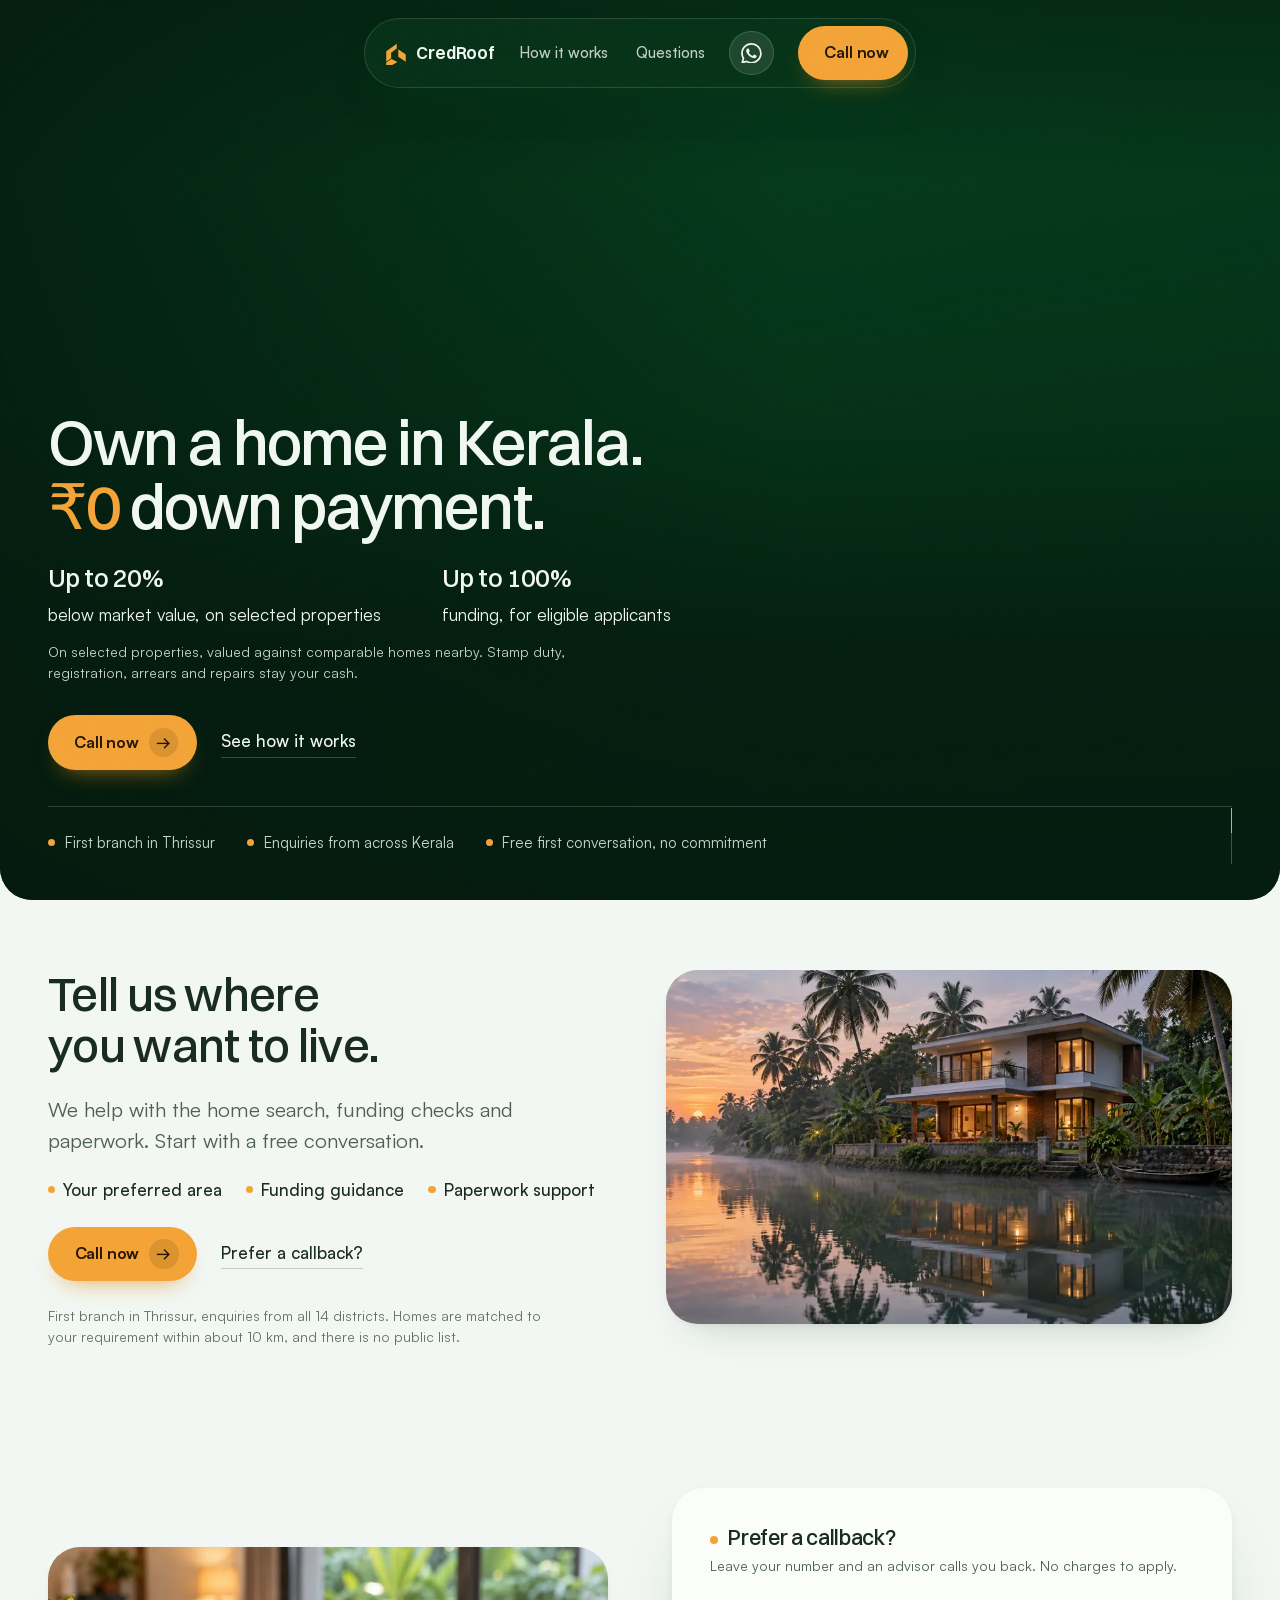
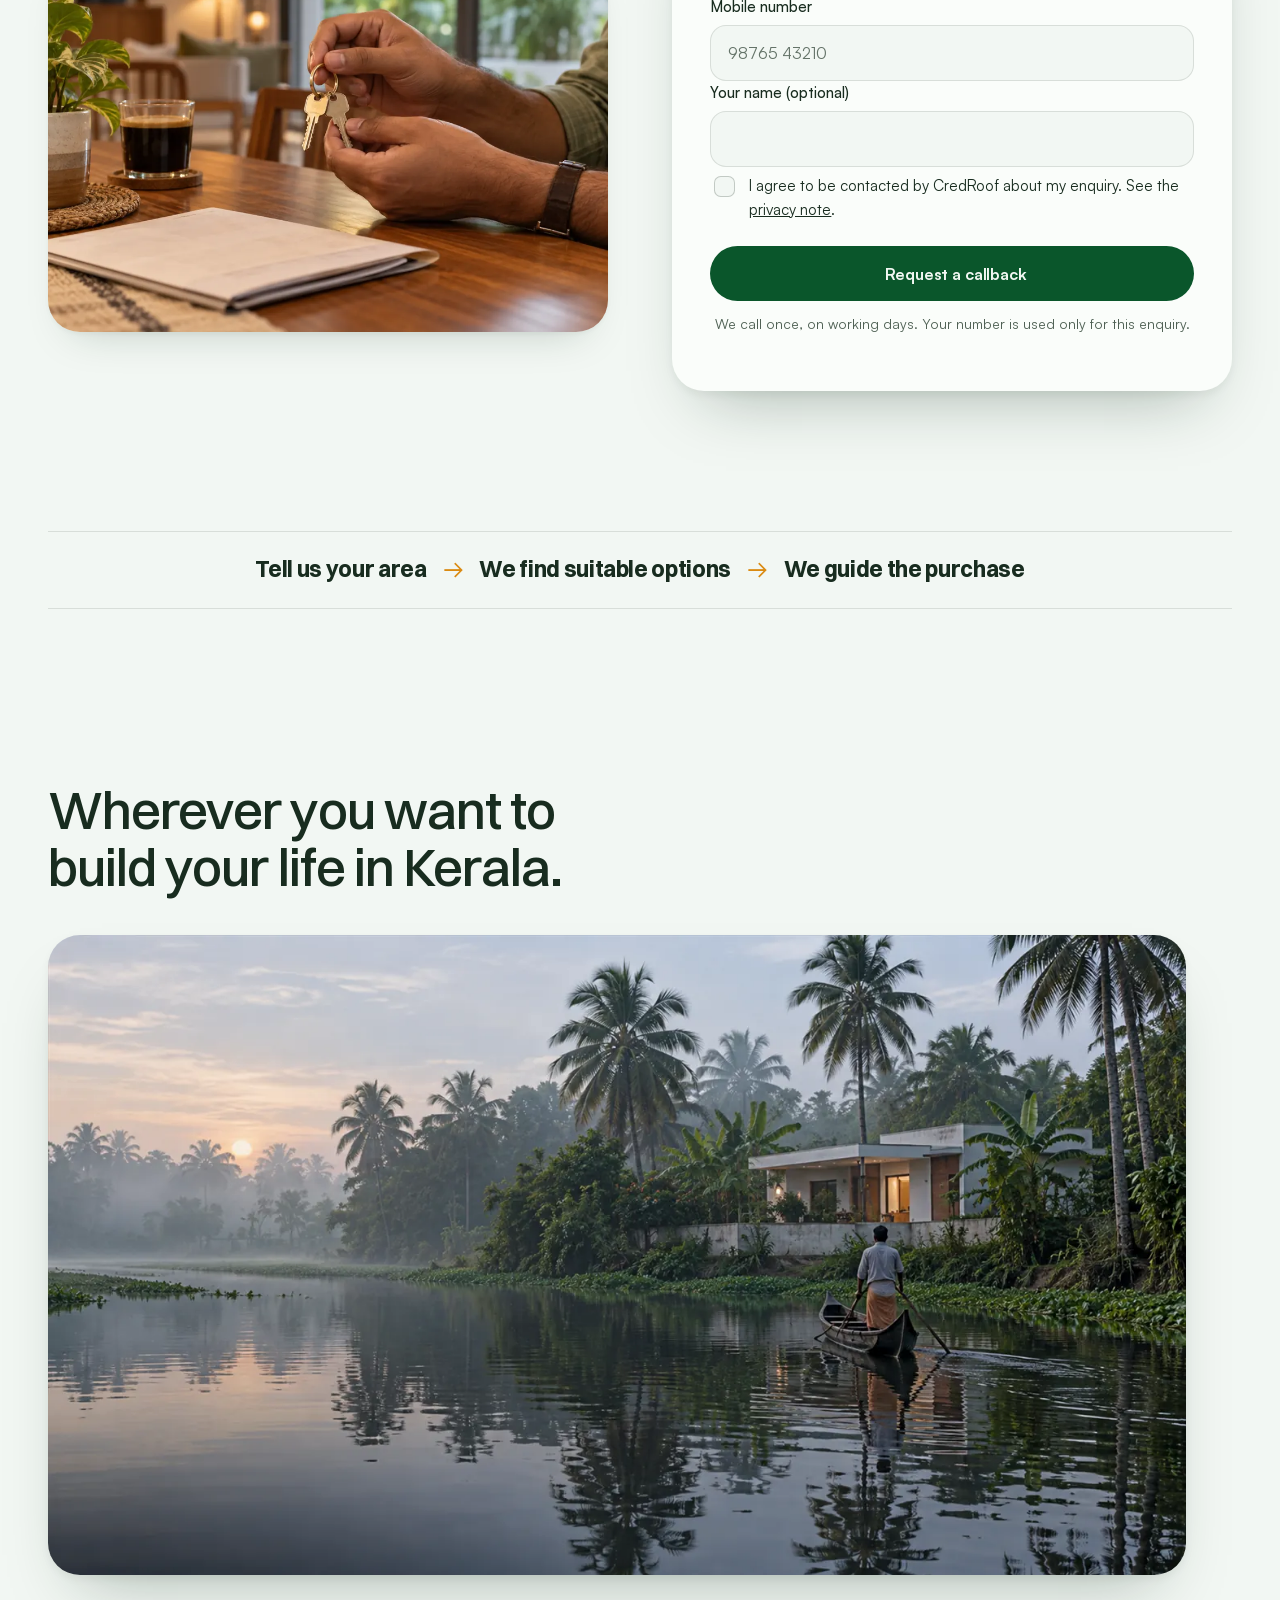
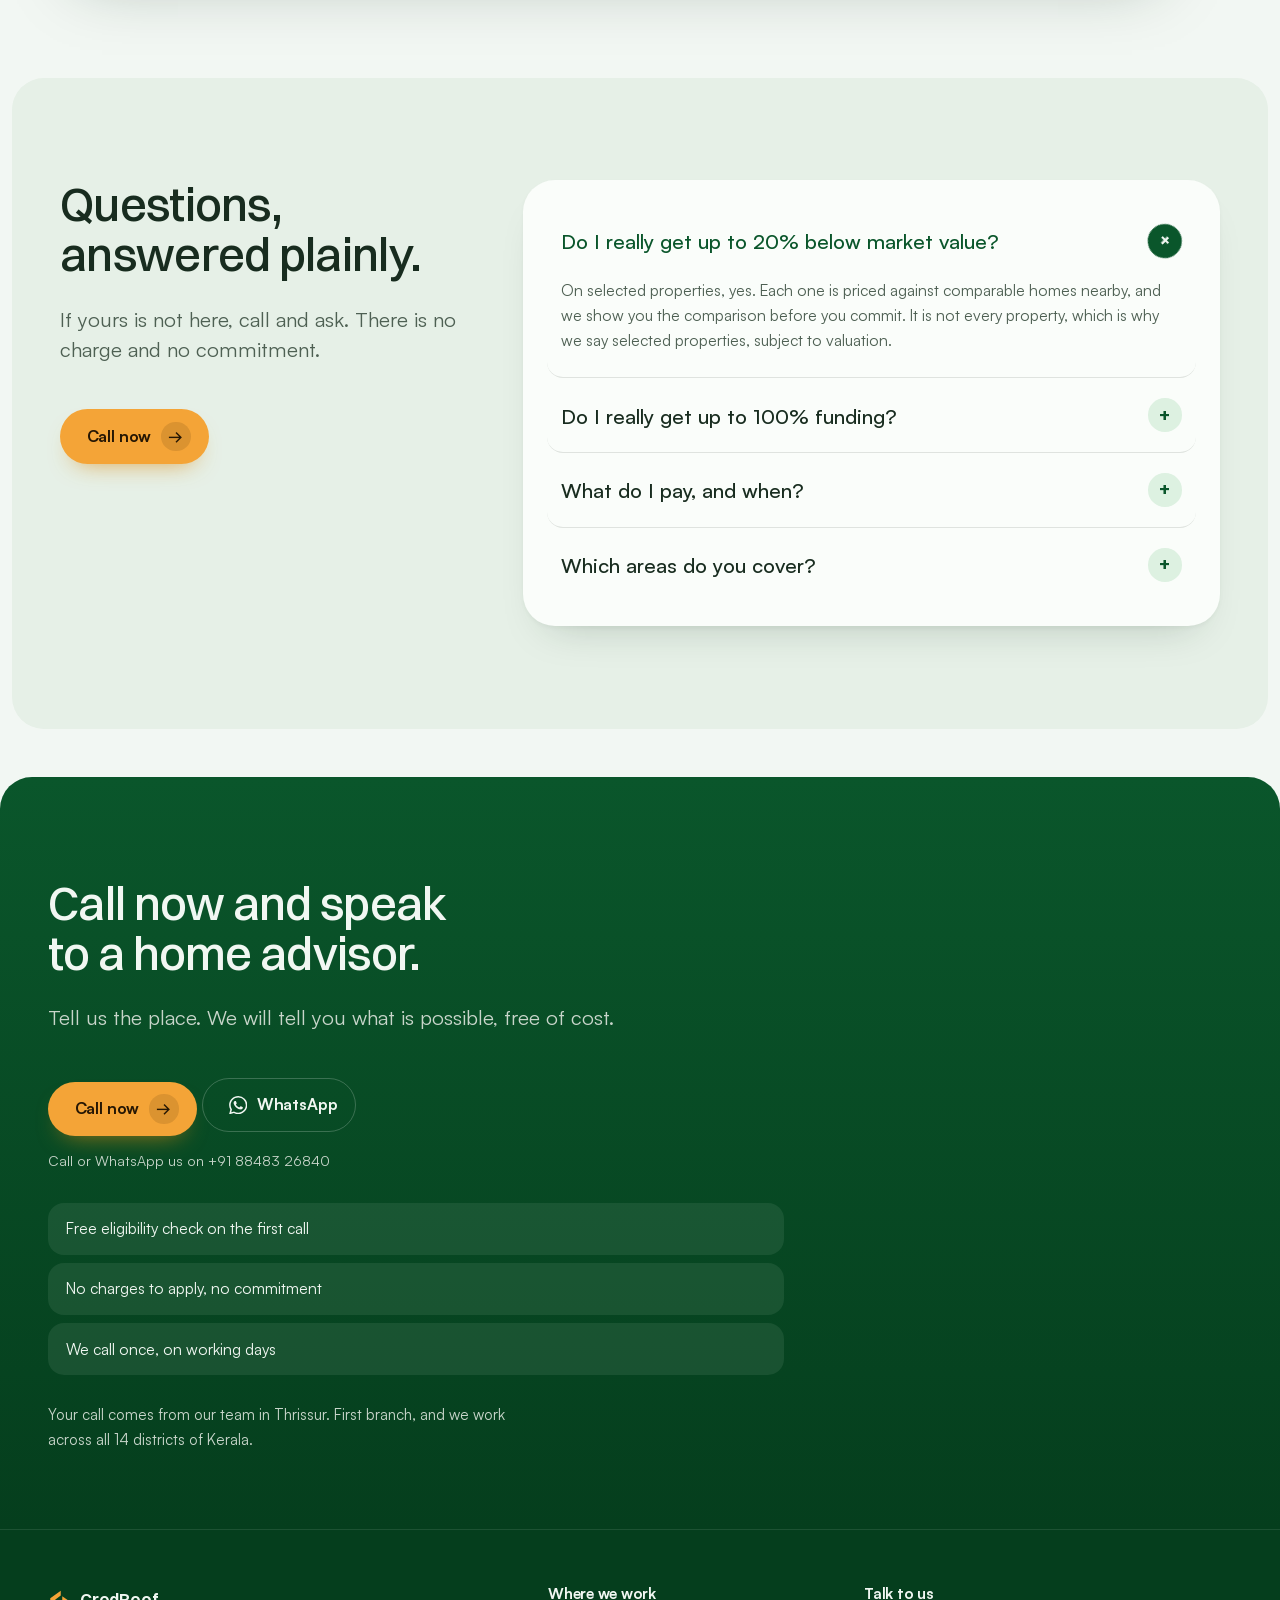
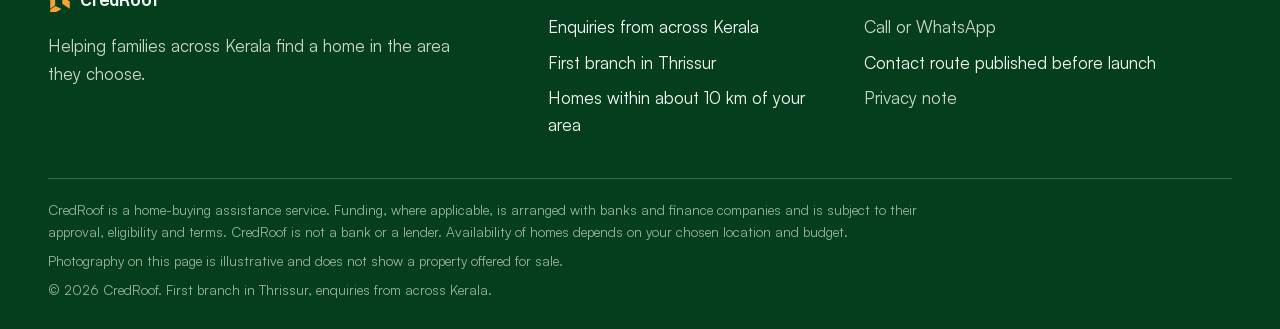
<file: index.html>
<!doctype html>
<html lang="en-IN">
  <head>
    <meta charset="utf-8" />
    <meta name="viewport" content="width=device-width, initial-scale=1" />
    <script>
      document.documentElement.classList.add("js");
    </script>
    <title>CredRoof | Own a home in Kerala with &#8377;0 down payment</title>
    <meta
      name="description"
      content="Selected homes across Kerala, priced up to 20% below market value, on selected properties. The discount covers the down payment, and up to 100% funding is available for eligible applicants. First branch in Thrissur."
    />
    <meta name="robots" content="noindex" />
    <meta name="theme-color" content="#0e2b18" />
    <link rel="icon" href="assets/favicon.svg?v=2" type="image/svg+xml" />
    <meta property="og:type" content="website" />
    <meta property="og:title" content="Own a home in Kerala with &#8377;0 down payment | CredRoof" />
    <meta
      property="og:description"
      content="Up to 20% below market value on selected properties, the discount covers the down payment, and up to 100% funding for eligible applicants. Tell us your area and budget."
    />
    <meta property="og:image" content="assets/img/og-cover.jpg" />
    <link rel="preload" href="assets/fonts/switzer-500.woff2" as="font" type="font/woff2" crossorigin />
    <link rel="preload" href="assets/fonts/satoshi-400.woff2" as="font" type="font/woff2" crossorigin />
    <link rel="preload" as="image" href="assets/img/hero-wide-1600.webp" media="(min-width: 720px)" />
    <link rel="preload" as="image" href="assets/img/home-hero-900.webp" media="(max-width: 719px)" />
    <link rel="stylesheet" href="assets/fonts.css?v=6" />
    <link rel="stylesheet" href="assets/styles.css?v=6" />
    <noscript>
      <style>
        .navpill {
          position: static;
          margin: 1rem auto 0;
        }
      </style>
    </noscript>
  </head>
  <body data-page="Kerala home search">
    <div class="preview-flag" data-preview-flag role="status">
      <strong>Preview build.</strong> This page is not accepting enquiries yet, and nothing you type is sent or stored.
    </div>
    <a class="skip-link" href="#lead">Skip to the enquiry form</a>

    <nav class="navpill" aria-label="CredRoof">
      <a class="brand" href="#top">
        <svg class="brand__mark" viewBox="0 0 64 64" aria-hidden="true">
          <g fill="currentColor">
            <path d="M6 27 34 7v13L19 31v15L6 55Z" />
            <path d="m38 22 20 14v19L38 42Z" />
            <path d="m6 57 14-9 16 8-14 8H6Z" />
          </g>
        </svg>
        CredRoof
      </a>
      <span class="navpill__links">
        <a href="#how">How it works</a>
        <a href="#faq">Questions</a>
      </span>
      <a class="navpill__wa" data-whatsapp-link href="#lead" aria-label="Message us on WhatsApp">
        <svg class="wa-icon" viewBox="0 0 24 24" aria-hidden="true" focusable="false">
          <path
            d="M17.472 14.382c-.297-.149-1.758-.867-2.03-.967-.273-.099-.471-.148-.67.15-.197.297-.767.966-.94 1.164-.173.199-.347.223-.644.075-.297-.15-1.255-.463-2.39-1.475-.883-.788-1.48-1.761-1.653-2.059-.173-.297-.018-.458.13-.606.134-.133.298-.347.446-.52.149-.174.198-.298.298-.497.099-.198.05-.371-.025-.52-.075-.149-.669-1.612-.916-2.207-.242-.579-.487-.5-.669-.51-.173-.008-.371-.01-.57-.01-.198 0-.52.074-.792.372-.272.297-1.04 1.016-1.04 2.479 0 1.462 1.065 2.875 1.213 3.074.149.198 2.096 3.2 5.077 4.487.709.306 1.262.489 1.694.625.712.227 1.36.195 1.871.118.571-.085 1.758-.719 2.006-1.413.248-.694.248-1.29.173-1.414-.074-.124-.272-.198-.57-.347m-5.421 7.403h-.004a9.87 9.87 0 0 1-5.031-1.378l-.361-.214-3.741.982.998-3.648-.235-.374a9.86 9.86 0 0 1-1.51-5.26c.001-5.45 4.436-9.884 9.888-9.884 2.64 0 5.122 1.03 6.988 2.898a9.825 9.825 0 0 1 2.893 6.994c-.003 5.45-4.437 9.884-9.885 9.884m8.413-18.297A11.815 11.815 0 0 0 12.05 0C5.495 0 .16 5.335.157 11.892c0 2.096.547 4.142 1.588 5.945L.057 24l6.305-1.654a11.882 11.882 0 0 0 5.683 1.448h.005c6.554 0 11.89-5.335 11.893-11.893a11.821 11.821 0 0 0-3.48-8.413z"
          />
        </svg>
      </a>
      <a class="btn btn--call navpill__cta" data-phone-link href="#lead">
        <span data-call-label class="navpill__label-long">Call now</span>
        <span class="navpill__label-short">Call</span>
      </a>
      <button
        class="navpill__menu"
        type="button"
        data-menu-open
        aria-expanded="false"
        aria-controls="mobile-menu"
        aria-label="Open menu"
      >
        <span class="burger" aria-hidden="true"><i></i><i></i></span>
        Menu
      </button>
    </nav>

    <main id="top">
      <!-- Hero -->
      <section class="hero">
        <div class="hero__bg" aria-hidden="true">
          <picture>
            <source
              media="(max-width: 719px)"
              srcset="assets/img/home-hero-900.webp 900w, assets/img/home-hero-1600.webp 1600w"
              sizes="100vw"
            />
            <source
              media="(min-width: 720px)"
              srcset="assets/img/hero-wide-1600.webp 1600w, assets/img/hero-wide-2400.webp 2400w"
              sizes="100vw"
            />
            <img src="assets/img/hero-wide.jpg" alt="" width="1800" height="1013" fetchpriority="high" decoding="async" />
          </picture>
        </div>
        <div class="hero__veil" aria-hidden="true"></div>

        <div class="container hero__inner">
          <div class="hero__copy">
            <h1 class="hero__title">
              <span class="hero__line">Own a home in Kerala.</span>
              <span class="hero__line"><span class="hero__zero">&#8377;0</span> down payment.</span>
            </h1>
            <ul class="hero__offer">
              <li>
                <b>Up to 20%</b>
                <span>below market value, on selected properties</span>
              </li>
              <li>
                <b>Up to 100%</b>
                <span>funding, for eligible applicants</span>
              </li>
            </ul>
            <p class="hero__fine">
              On selected properties, valued against comparable homes nearby. Stamp duty, registration, arrears and
              repairs stay your cash.
            </p>
            <div class="hero__actions">
              <a class="btn btn--call" data-phone-link href="#lead">
                <span data-call-label>Call now</span>
                <span class="btn__orb" aria-hidden="true">&#8594;</span>
              </a>
              <a class="link-quiet" href="#how">See how it works</a>
            </div>
          </div>
          <ul class="hero__meta">
            <li>First branch in Thrissur</li>
            <li>Enquiries from across Kerala</li>
            <li>Free first conversation, no commitment</li>
          </ul>
        </div>

        <a class="hero__scroll" href="#how" tabindex="-1" aria-hidden="true"><span></span></a>
      </section>

      <!-- Start here: one benefit, one action, one form -->
      <section class="section section--tight start" id="start">
        <div class="container start__grid">
          <div class="start__copy">
            <h2>Tell us where you want to live.</h2>
            <p class="lede">We help with the home search, funding checks and paperwork. Start with a free conversation.</p>
            <ul class="start__points">
              <li>Your preferred area</li>
              <li>Funding guidance</li>
              <li>Paperwork support</li>
            </ul>
            <div class="start__actions">
              <a class="btn btn--call" data-phone-link href="#lead">
                <span data-call-label>Call now</span>
                <span class="btn__orb" aria-hidden="true">&#8594;</span>
              </a>
              <a class="link-quiet" href="#lead">Prefer a callback?</a>
            </div>
            <p class="fine start__coverage">
              First branch in Thrissur, enquiries from all 14 districts. Homes are matched to your requirement within
              about 10 km, and there is no public list.
            </p>
          </div>

          <figure class="start__media">
            <img
              src="assets/img/kerala-moment-1800.webp"
              srcset="assets/img/kerala-moment-1000.webp 1000w, assets/img/kerala-moment-1800.webp 1800w"
              sizes="(min-width: 1000px) 44vw, 100vw"
              alt="A contemporary Kerala home on the bank of a backwater at first light, its windows lit warm and its reflection in the still water."
              width="1800"
              height="1013"
              loading="lazy"
              decoding="async"
            />
          </figure>
        </div>
      </section>

      <!-- Callback -->
      <section class="section section--tight lead">
        <div class="container lead__grid">
          <div class="form-card lead__form" id="lead">
            <h3 class="form-card__title">Prefer a callback?</h3>
            <p class="fine">Leave your number and an advisor calls you back. No charges to apply.</p>
            <form data-lead-form novalidate>
              <div class="field">
                <label class="field__label" for="phone">Mobile number</label>
                <input
                  id="phone"
                  name="phone"
                  type="tel"
                  inputmode="numeric"
                  autocomplete="tel"
                  placeholder="98765 43210"
                  pattern="[0-9 ]{10,12}"
                  title="Enter a 10 digit mobile number"
                  required
                />
                <span class="field__error" data-error-for="phone" hidden></span>
              </div>
              <div class="field">
                <label class="field__label" for="name">Your name (optional)</label>
                <input id="name" name="name" type="text" autocomplete="name" />
                <span class="field__error" data-error-for="name" hidden></span>
              </div>
              <label class="consent">
                <input type="checkbox" name="consent" required />
                <span>I agree to be contacted by CredRoof about my enquiry. See the <a href="privacy.html">privacy note</a>.</span>
              </label>
              <span class="field__error" data-error-for="consent" hidden></span>
              <button class="btn btn--green btn--wide" type="submit">Request a callback</button>
              <p class="fine form-note">We call once, on working days. Your number is used only for this enquiry.</p>
            </form>

            <div class="sent" data-sent hidden tabindex="-1">
              <span class="sent__badge" aria-hidden="true">
                <svg viewBox="0 0 24 24" fill="none" stroke="currentColor" stroke-width="2.6" stroke-linecap="round" stroke-linejoin="round">
                  <path d="m5 13 4.5 4.5L19 7" />
                </svg>
              </span>
              <h3>Thank you. Your request is with our team.</h3>
              <p class="fine sent__promise" data-sent-text></p>
              <ol class="sent__steps">
                <li>A home advisor calls you back on a working day.</li>
                <li>We discuss the area, the budget and what funding may be possible.</li>
                <li>You get home options within about 10 km of the location you choose.</li>
              </ol>
              <details class="sent__demo" data-demo hidden>
                <summary>Preview only: the message our team receives</summary>
                <p class="fine">
                  Sending is switched off in this preview. When the site goes live this lands in the team inbox
                  instead, and nothing on this screen is public.
                </p>
                <pre data-demo-text></pre>
              </details>
            </div>
          </div>

          <figure class="lead__media">
            <img
              src="assets/img/keys-hands-1000.webp"
              srcset="assets/img/keys-hands-1000.webp 1000w, assets/img/keys-hands.jpg 1200w"
              sizes="(min-width: 1000px) 40vw, 100vw"
              alt="Hands holding two keys on a ring above a wooden table, beside a folded document and a glass of coffee."
              width="1200"
              height="900"
              loading="lazy"
              decoding="async"
            />
          </figure>
        </div>
      </section>

      <!-- Process, one line -->
      <section class="section section--tight how" id="how">
        <div class="container how__line">
          <p>
            <b>Tell us your area</b>
            <span class="how__arrow" aria-hidden="true">&#8594;</span>
            <b>We find suitable options</b>
            <span class="how__arrow" aria-hidden="true">&#8594;</span>
            <b>We guide the purchase</b>
          </p>
        </div>
      </section>

      <!-- Photographic moment -->
      <section class="moment">
        <div class="container">
          <h2 class="moment__line">Wherever you want to build your life in Kerala.</h2>
          <figure class="moment__media" data-reveal>
            <img
              class="moment__img"
              src="assets/img/kerala-backwaters-1400.webp"
              srcset="assets/img/kerala-backwaters-1400.webp 1400w, assets/img/kerala-backwaters.jpg 1600w"
              sizes="(min-width: 1300px) 1240px, 100vw"
              alt="A canoe on the backwaters at first light, with coconut palms and a house on the bank reflected in still water."
              width="1600"
              height="900"
              loading="lazy"
              decoding="async"
            />
          </figure>
        </div>
      </section>

      <!-- FAQ -->
      <section class="section section--surface" id="faq">
        <div class="container faq__grid">
          <div class="faq__intro">
            <h2>Questions, answered plainly.</h2>
            <p class="lede">If yours is not here, call and ask. There is no charge and no commitment.</p>
            <a class="btn btn--call" data-phone-link href="#lead">
              <span data-call-label>Call now</span>
              <span class="btn__orb" aria-hidden="true">&#8594;</span>
            </a>
          </div>
          <div class="faq">
            <details open data-reveal>
              <summary><span>Do I really get up to 20% below market value?</span></summary>
              <div class="faq__body">
                <p>
                  On selected properties, yes. Each one is priced against comparable homes nearby, and we show you the
                  comparison before you commit. It is not every property, which is why we say selected properties,
                  subject to valuation.
                </p>
              </div>
            </details>
            <details data-reveal>
              <summary><span>Do I really get up to 100% funding?</span></summary>
              <div class="faq__body">
                <p>
                  Up to 100% funding is the ceiling we work towards with our partner banks and finance companies, for
                  eligible applicants. We check what is possible for your profile at no cost and put the terms in
                  writing before you commit. Approval, rate and tenure are the funding partner's decision.
                </p>
              </div>
            </details>
            <details data-reveal>
              <summary><span>What do I pay, and when?</span></summary>
              <div class="faq__body">
                <p>
                  Nothing to start: the first conversation and the eligibility check are free, and there is no charge
                  to apply. The price is agreed per property. Stamp duty, registration and other statutory costs are
                  paid at registration and stay your cash, along with any arrears, repairs and moving costs.
                </p>
              </div>
            </details>
            <details data-reveal>
              <summary><span>Which areas do you cover?</span></summary>
              <div class="faq__body">
                <p>
                  First branch in Thrissur, enquiries from all 14 districts. Tell us the place you want and we search
                  within about 10 km of it. Availability depends on your area and budget.
                </p>
              </div>
            </details>
          </div>
        </div>
      </section>

      <!-- Customer stories and chat proof. Both stay hidden until real,
           consented material exists. Never publish invented proof. -->
      <section class="section" id="stories" hidden>
        <div class="container">
          <h2>Families we have helped</h2>
          <div class="quotes">
            <figure class="quote">
              <blockquote>[Real customer quote, ideally 2 lines]</blockquote>
              <figcaption>[Customer name], [location], [home type]</figcaption>
            </figure>
            <figure class="quote">
              <blockquote>[Real customer quote, ideally 2 lines]</blockquote>
              <figcaption>[Customer name], [location], [home type]</figcaption>
            </figure>
            <figure class="quote">
              <blockquote>[Real customer quote, ideally 2 lines]</blockquote>
              <figcaption>[Customer name], [location], [home type]</figcaption>
            </figure>
          </div>
        </div>
      </section>

      <section class="section section--surface" id="proof" hidden>
        <div class="container proof-grid">
          <div>
            <h2>What a conversation with us looks like</h2>
            <p class="lede">
              A real chat from our team, shared with the customer's permission and their name removed. Nothing
              scripted.
            </p>
          </div>
          <figure class="chatframe">
            <img
              src="assets/img/chat-proof.jpg"
              alt="WhatsApp conversation between a CredRoof advisor and a customer"
              width="720"
              height="1280"
              loading="lazy"
            />
            <figcaption class="fine">[Replace with a real chat screenshot, customer details blurred, written consent on file.]</figcaption>
          </figure>
        </div>
      </section>

      <!-- Close -->
      <section class="section section--deep close" id="callback">
        <div class="container close__grid">
          <div class="close__copy">
            <h2>Call now and speak to a home advisor.</h2>
            <p class="lede">Tell us the place. We will tell you what is possible, free of cost.</p>
            <div class="close__actions">
              <a class="btn btn--call" data-phone-link href="#lead">
                <span data-call-label>Call now</span>
                <span class="btn__orb" aria-hidden="true">&#8594;</span>
              </a>
              <a class="btn btn--ghost" data-whatsapp-link href="#lead">
                <svg class="wa-icon" viewBox="0 0 24 24" aria-hidden="true" focusable="false">
                  <path
                    d="M17.472 14.382c-.297-.149-1.758-.867-2.03-.967-.273-.099-.471-.148-.67.15-.197.297-.767.966-.94 1.164-.173.199-.347.223-.644.075-.297-.15-1.255-.463-2.39-1.475-.883-.788-1.48-1.761-1.653-2.059-.173-.297-.018-.458.13-.606.134-.133.298-.347.446-.52.149-.174.198-.298.298-.497.099-.198.05-.371-.025-.52-.075-.149-.669-1.612-.916-2.207-.242-.579-.487-.5-.669-.51-.173-.008-.371-.01-.57-.01-.198 0-.52.074-.792.372-.272.297-1.04 1.016-1.04 2.479 0 1.462 1.065 2.875 1.213 3.074.149.198 2.096 3.2 5.077 4.487.709.306 1.262.489 1.694.625.712.227 1.36.195 1.871.118.571-.085 1.758-.719 2.006-1.413.248-.694.248-1.29.173-1.414-.074-.124-.272-.198-.57-.347m-5.421 7.403h-.004a9.87 9.87 0 0 1-5.031-1.378l-.361-.214-3.741.982.998-3.648-.235-.374a9.86 9.86 0 0 1-1.51-5.26c.001-5.45 4.436-9.884 9.888-9.884 2.64 0 5.122 1.03 6.988 2.898a9.825 9.825 0 0 1 2.893 6.994c-.003 5.45-4.437 9.884-9.885 9.884m8.413-18.297A11.815 11.815 0 0 0 12.05 0C5.495 0 .16 5.335.157 11.892c0 2.096.547 4.142 1.588 5.945L.057 24l6.305-1.654a11.882 11.882 0 0 0 5.683 1.448h.005c6.554 0 11.89-5.335 11.893-11.893a11.821 11.821 0 0 0-3.48-8.413z"
                  />
                </svg>
                WhatsApp
              </a>
            </div>
            <p class="fine close__phone"><span data-phone-text></span></p>
            <ul class="promises">
              <li>Free eligibility check on the first call</li>
              <li>No charges to apply, no commitment</li>
              <li>We call once, on working days</li>
            </ul>
            <p class="close__office">
              Your call comes from our team in Thrissur. First branch, and we work across all 14 districts of Kerala.
            </p>
          </div>
        </div>
      </section>

    </main>

    <footer class="site-foot">
      <div class="container">
        <div class="site-foot__grid">
          <div>
            <span class="brand">
              <svg class="brand__mark" viewBox="0 0 64 64" aria-hidden="true">
                <g fill="currentColor">
                  <path d="M6 27 34 7v13L19 31v15L6 55Z" />
                  <path d="m38 22 20 14v19L38 42Z" />
                  <path d="m6 57 14-9 16 8-14 8H6Z" />
                </g>
              </svg>
              CredRoof
            </span>
            <p>Helping families across Kerala find a home in the area they choose.</p>
          </div>
          <div>
            <h3>Where we work</h3>
            <ul>
              <li>Enquiries from across Kerala</li>
              <li>First branch in Thrissur</li>
              <li>Homes within about 10 km of your area</li>
            </ul>
          </div>
          <div>
            <h3>Talk to us</h3>
            <ul>
              <li><a data-phone-link href="#lead">Call or WhatsApp</a></li>
              <li><span>Contact route published before launch</span></li>
              <li><a href="privacy.html">Privacy note</a></li>
            </ul>
          </div>
        </div>
        <div class="foot-legal">
          <p>
            CredRoof is a home-buying assistance service. Funding, where applicable, is arranged with banks and
            finance companies and is subject to their approval, eligibility and terms. CredRoof is not a bank or a lender.
            Availability of homes depends on your chosen location and budget.
          </p>
          <p class="fine">Photography on this page is illustrative and does not show a property offered for sale.</p>
          <p>&#169; <span data-year>2026</span> CredRoof. First branch in Thrissur, enquiries from across Kerala.</p>
        </div>
      </div>
    </footer>

    <!-- Sticky call bar, mobile only -->
    <div class="callbar">
      <a class="btn btn--call" data-phone-link href="#lead">
        <span data-call-label>Call now</span>
      </a>
      <a class="btn btn--green" data-whatsapp-link href="#lead">
        <svg class="wa-icon" viewBox="0 0 24 24" aria-hidden="true" focusable="false">
          <path
            d="M17.472 14.382c-.297-.149-1.758-.867-2.03-.967-.273-.099-.471-.148-.67.15-.197.297-.767.966-.94 1.164-.173.199-.347.223-.644.075-.297-.15-1.255-.463-2.39-1.475-.883-.788-1.48-1.761-1.653-2.059-.173-.297-.018-.458.13-.606.134-.133.298-.347.446-.52.149-.174.198-.298.298-.497.099-.198.05-.371-.025-.52-.075-.149-.669-1.612-.916-2.207-.242-.579-.487-.5-.669-.51-.173-.008-.371-.01-.57-.01-.198 0-.52.074-.792.372-.272.297-1.04 1.016-1.04 2.479 0 1.462 1.065 2.875 1.213 3.074.149.198 2.096 3.2 5.077 4.487.709.306 1.262.489 1.694.625.712.227 1.36.195 1.871.118.571-.085 1.758-.719 2.006-1.413.248-.694.248-1.29.173-1.414-.074-.124-.272-.198-.57-.347m-5.421 7.403h-.004a9.87 9.87 0 0 1-5.031-1.378l-.361-.214-3.741.982.998-3.648-.235-.374a9.86 9.86 0 0 1-1.51-5.26c.001-5.45 4.436-9.884 9.888-9.884 2.64 0 5.122 1.03 6.988 2.898a9.825 9.825 0 0 1 2.893 6.994c-.003 5.45-4.437 9.884-9.885 9.884m8.413-18.297A11.815 11.815 0 0 0 12.05 0C5.495 0 .16 5.335.157 11.892c0 2.096.547 4.142 1.588 5.945L.057 24l6.305-1.654a11.882 11.882 0 0 0 5.683 1.448h.005c6.554 0 11.89-5.335 11.893-11.893a11.821 11.821 0 0 0-3.48-8.413z"
          />
        </svg>
        WhatsApp
      </a>
    </div>

    <!-- Phone menu -->
    <div class="menu" id="mobile-menu" data-menu hidden>
      <div class="menu__scrim" data-menu-close></div>
      <div class="menu__panel" role="dialog" aria-modal="true" aria-label="CredRoof menu">
        <div class="menu__top">
          <span class="brand">
            <svg class="brand__mark" viewBox="0 0 64 64" aria-hidden="true">
              <g fill="currentColor">
                <path d="M6 27 34 7v13L19 31v15L6 55Z" />
                <path d="m38 22 20 14v19L38 42Z" />
                <path d="m6 57 14-9 16 8-14 8H6Z" />
              </g>
            </svg>
            CredRoof
          </span>
          <button class="menu__close" type="button" data-menu-close aria-label="Close menu">&#215;</button>
        </div>

        <nav class="menu__links" aria-label="Sections">
          <a href="#how" data-menu-link>How it works</a>
          <a href="#faq" data-menu-link>Questions</a>
          <a href="privacy.html" data-menu-link>Privacy note</a>
        </nav>

        <div class="menu__cta">
          <a class="btn btn--call btn--wide" data-phone-link href="#lead" data-menu-link>
            <span data-call-label>Call now</span>
          </a>
          <p class="fine" data-phone-text></p>
        </div>
      </div>
    </div>

    <script src="assets/config.js?v=6"></script>
    <script src="assets/app.js?v=6"></script>
  </body>
</html>
</file>
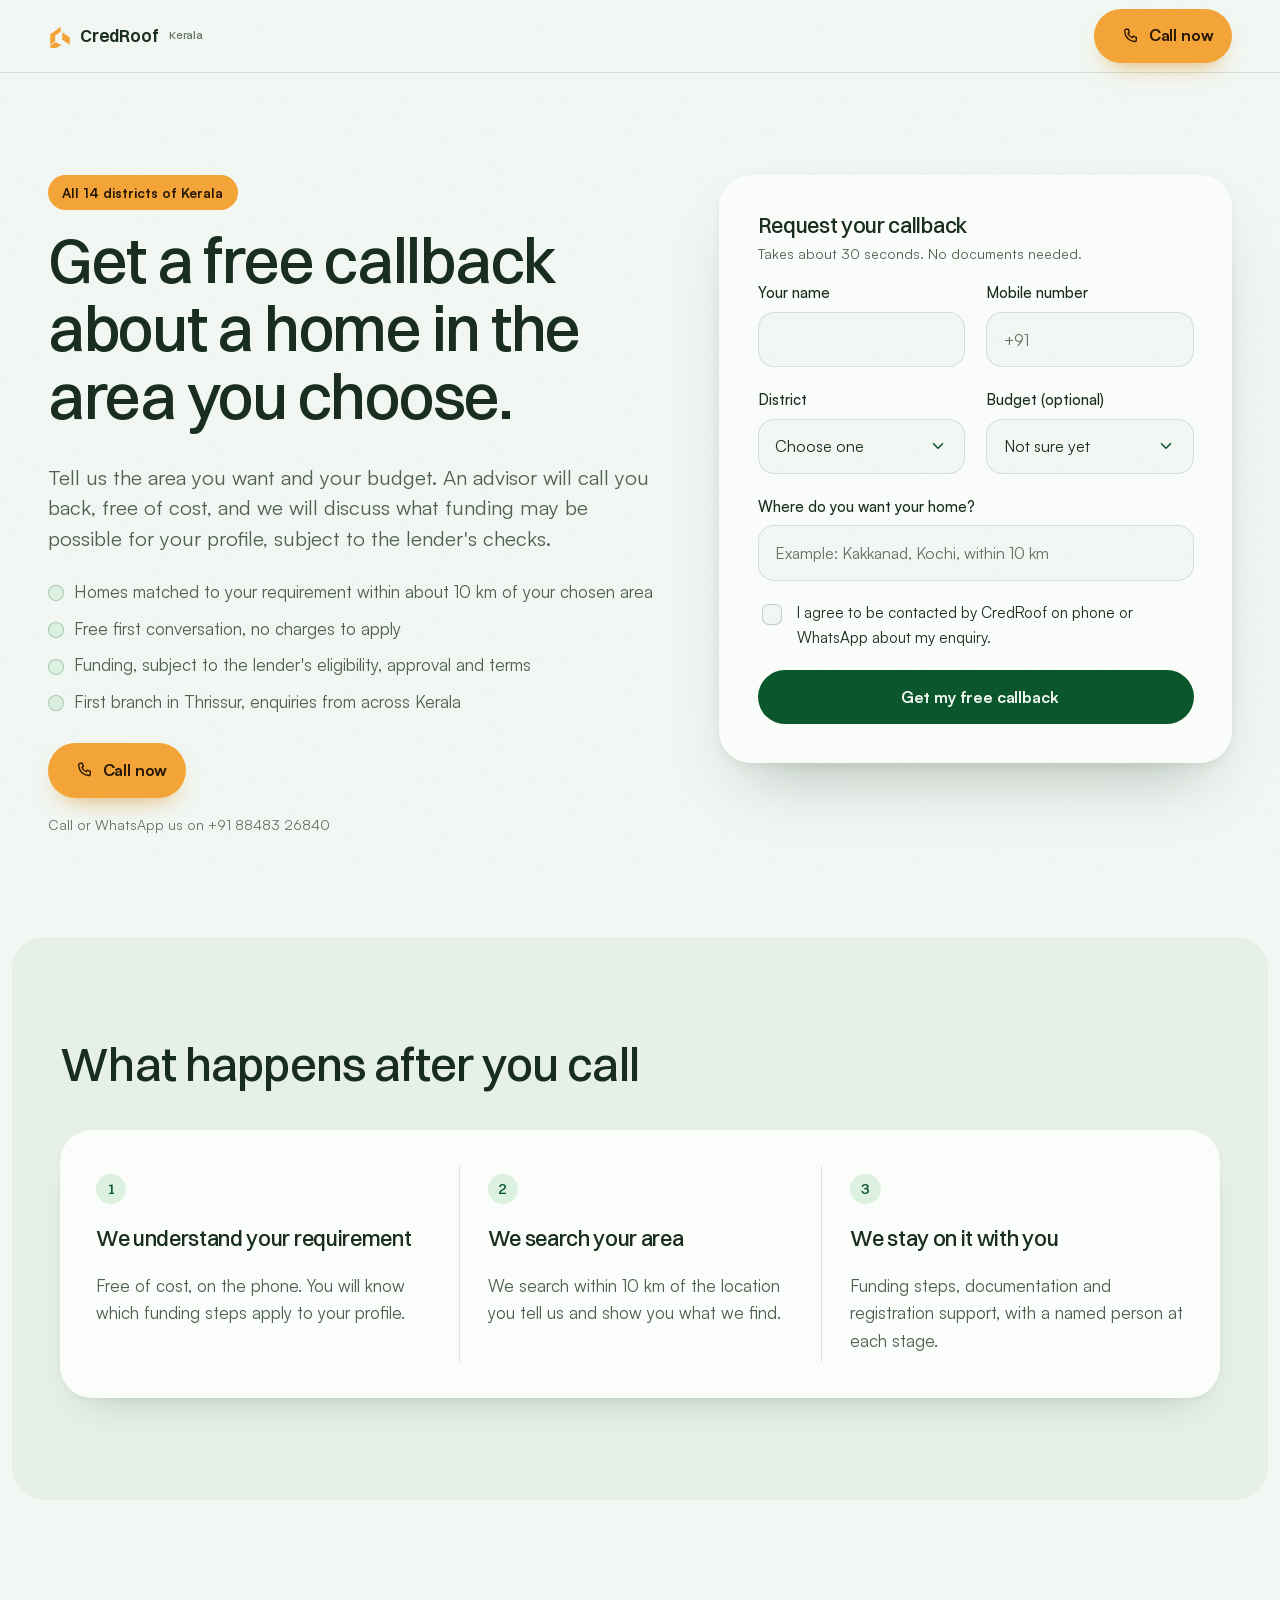
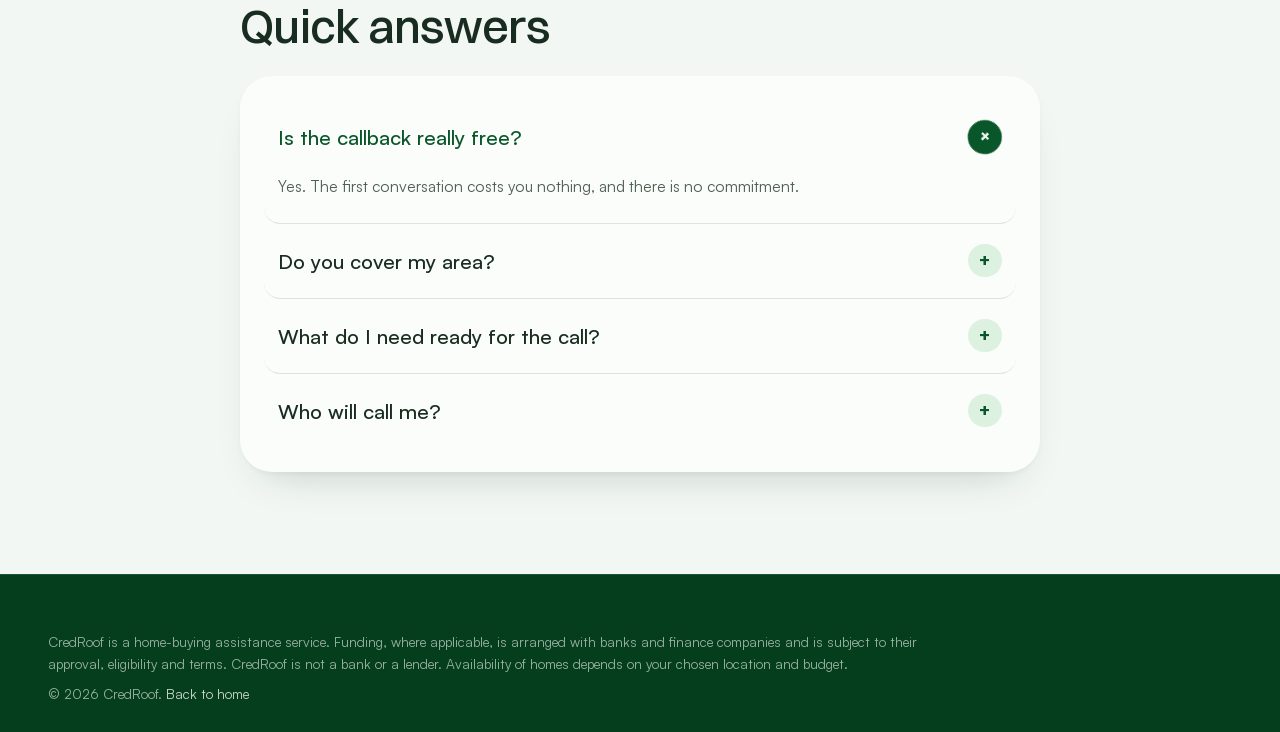
<file: apply.html>
<!doctype html>
<html lang="en-IN">
  <head>
    <meta charset="utf-8" />
    <meta name="viewport" content="width=device-width, initial-scale=1" />
    <title>Get a free callback | CredRoof home search in Kerala</title>
    <meta
      name="description"
      content="Tell us your area, budget and timeline. CredRoof matches homes to your requirement within about 10 km and discusses what funding may be possible, subject to the lender's checks."
    />
    <meta name="robots" content="noindex" />
    <meta name="theme-color" content="#0a562b" />
    <link rel="icon" href="assets/favicon.svg?v=2" type="image/svg+xml" />
    <link rel="preload" href="assets/fonts/satoshi-500.woff2" as="font" type="font/woff2" crossorigin />
    <link rel="preload" href="assets/fonts/satoshi-400.woff2" as="font" type="font/woff2" crossorigin />
    <link rel="stylesheet" href="assets/fonts.css?v=5" />
    <link rel="stylesheet" href="assets/styles.css?v=6" />
    <noscript>
      <style>
        .site-head {
          position: static;
        }
      </style>
    </noscript>
  </head>
  <body data-page="Callback request">
    <div class="preview-flag" data-preview-flag role="status">
      <strong>Preview build.</strong> This page is not accepting enquiries yet, and nothing you type is sent or stored.
    </div>
    <a class="skip-link" href="#callback">Skip to the form</a>

    <header class="site-head site-head--solid">
      <div class="container site-head__inner">
        <a class="brand" href="index.html">
          <svg class="brand__mark" viewBox="0 0 64 64" aria-hidden="true">
            <g fill="currentColor">
              <path d="M6 27 34 7v13L19 31v15L6 55Z" />
              <path d="m38 22 20 14v19L38 42Z" />
              <path d="m6 57 14-9 16 8-14 8H6Z" />
            </g>
          </svg>
          CredRoof <span class="brand__tag">Kerala</span>
        </a>
        <a class="btn btn--call head-cta" data-phone-link href="#callback">
          <svg class="btn__icon" viewBox="0 0 24 24" fill="none" aria-hidden="true">
            <path
              d="M6.5 3h3l1.5 4-2 1.5a12 12 0 0 0 5.5 5.5L16 12l4 1.5v3A2.5 2.5 0 0 1 17.5 19C10.6 18.5 5.5 13.4 5 6.5A2.5 2.5 0 0 1 6.5 3Z"
              stroke="currentColor"
              stroke-width="1.8"
              stroke-linejoin="round"
            />
          </svg>
          <span data-call-label>Call now</span>
        </a>
      </div>
    </header>

    <main>
      <section class="section">
        <div class="container cta-grid">
          <div>
            <span class="chip chip--accent">All 14 districts of Kerala</span>
            <h1 style="margin-top: 1rem">Get a free callback about a home in the area you choose.</h1>
            <p class="lede">
              Tell us the area you want and your budget. An advisor will call you back, free of cost, and we will
              discuss what funding may be possible for your profile, subject to the lender's checks.
            </p>
            <ul class="cta-points" style="margin-top: 1.5rem">
              <li>Homes matched to your requirement within about 10 km of your chosen area</li>
              <li>Free first conversation, no charges to apply</li>
              <li>Funding, subject to the lender's eligibility, approval and terms</li>
              <li>First branch in Thrissur, enquiries from across Kerala</li>
            </ul>
            <div class="hero__actions" style="margin-top: 1.75rem">
              <a class="btn btn--call" data-phone-link href="#callback">
                <svg class="btn__icon" viewBox="0 0 24 24" fill="none" aria-hidden="true">
                  <path
                    d="M6.5 3h3l1.5 4-2 1.5a12 12 0 0 0 5.5 5.5L16 12l4 1.5v3A2.5 2.5 0 0 1 17.5 19C10.6 18.5 5.5 13.4 5 6.5A2.5 2.5 0 0 1 6.5 3Z"
                    stroke="currentColor"
                    stroke-width="1.8"
                    stroke-linejoin="round"
                  />
                </svg>
                <span data-call-label>Call now</span>
              </a>
            </div>
            <p class="fine" style="margin-top: 1rem"><span data-phone-text></span></p>
          </div>

          <div class="form-card" id="callback">
            <h3 style="margin-bottom: 0.35rem">Request your callback</h3>
            <p class="fine" style="margin-bottom: 1.1rem">Takes about 30 seconds. No documents needed.</p>
            <form data-lead-form novalidate>
              <div class="form-grid">
                <div class="field">
                  <label class="field__label" for="name">Your name</label>
                  <input id="name" name="name" type="text" autocomplete="name" required />
                </div>
                <div class="field">
                  <label class="field__label" for="phone">Mobile number</label>
                  <input
                    id="phone"
                    name="phone"
                    type="tel"
                    inputmode="tel"
                    autocomplete="tel"
                    placeholder="+91"
                    pattern="^(\+?91)?[\s-]?[6-9][0-9]{9}$"
                    title="Enter a 10-digit Indian mobile number"
                    required
                  />
                </div>
                <div class="field">
                  <label class="field__label" for="district">District</label>
                  <select id="district" name="district" required>
                    <option value="">Choose one</option>
                    <option>Thrissur (first branch)</option>
                    <option>Alappuzha</option>
                    <option>Ernakulam (Kochi)</option>
                    <option>Idukki</option>
                    <option>Kannur</option>
                    <option>Kasaragod</option>
                    <option>Kollam</option>
                    <option>Kottayam</option>
                    <option>Kozhikode</option>
                    <option>Malappuram</option>
                    <option>Palakkad</option>
                    <option>Pathanamthitta</option>
                    <option>Thiruvananthapuram</option>
                    <option>Wayanad</option>
                  </select>
                </div>
                <div class="field">
                  <label class="field__label" for="budget">Budget (optional)</label>
                  <select id="budget" name="budget">
                    <option value="">Not sure yet</option>
                    <option value="below-30l">Below ₹30 lakh</option>
                    <option value="30-45l">₹30 to ₹45 lakh</option>
                    <option value="45-60l">₹45 to ₹60 lakh</option>
                    <option value="60-80l">₹60 to ₹80 lakh</option>
                    <option value="80l-1cr">₹80 lakh to ₹1 crore</option>
                    <option value="above-1cr">Above ₹1 crore</option>
                  </select>
                </div>
                <div class="field field--full">
                  <label class="field__label" for="area">Where do you want your home?</label>
                  <input id="area" name="area" type="text" placeholder="Example: Kakkanad, Kochi, within 10 km" required />
                </div>
                <div class="field field--full">
                  <label class="consent">
                    <input type="checkbox" name="consent" required />
                    <span>I agree to be contacted by CredRoof on phone or WhatsApp about my enquiry.</span>
                  </label>
                </div>
              </div>
              <div style="margin-top: 1.25rem">
                <button class="btn btn--green btn--wide" type="submit">Get my free callback</button>
              </div>
            </form>

            <div class="sent" data-sent hidden tabindex="-1">
              <span class="sent__badge" aria-hidden="true">
                <svg viewBox="0 0 24 24" fill="none" stroke="currentColor" stroke-width="2.6" stroke-linecap="round" stroke-linejoin="round">
                  <path d="m5 13 4.5 4.5L19 7" />
                </svg>
              </span>
              <h3 data-sent-headline>Thank you. Your request is with our team.</h3>
              <p class="fine sent__promise" data-sent-text></p>
              <ol class="sent__steps">
                <li>We confirm a callback time with you.</li>
                <li>We discuss what funding may be possible for your profile, free of cost.</li>
                <li>We start the search within 10 km of the location you chose.</li>
              </ol>
              <details class="sent__demo" data-demo hidden>
                <summary>Preview only: nothing is sent</summary>
                <p class="fine">
                  Sending is switched off in this preview build. Nothing you type here is sent, stored or shared.
                  When the site goes live, the enquiry reaches the team inbox instead.
                </p>
                <pre data-demo-text></pre>
              </details>
            </div>
          </div>
        </div>
      </section>

      <section class="section section--surface">
        <div class="container">
          <h2>What happens after you call</h2>
          <ol class="steps">
            <li class="step">
              <span class="step__num">1</span>
              <h3>We understand your requirement</h3>
              <p>Free of cost, on the phone. You will know which funding steps apply to your profile.</p>
            </li>
            <li class="step">
              <span class="step__num">2</span>
              <h3>We search your area</h3>
              <p>We search within 10 km of the location you tell us and show you what we find.</p>
            </li>
            <li class="step">
              <span class="step__num">3</span>
              <h3>We stay on it with you</h3>
              <p>Funding steps, documentation and registration support, with a named person at each stage.</p>
            </li>
          </ol>
        </div>
      </section>

      <section class="section">
        <div class="container container--narrow">
          <h2>Quick answers</h2>
          <div class="faq">
            <details open>
              <summary>Is the callback really free?</summary>
              <div class="faq__body">
                <p>Yes. The first conversation costs you nothing, and there is no commitment.</p>
              </div>
            </details>
            <details>
              <summary>Do you cover my area?</summary>
              <div class="faq__body">
                <p>
                  We take enquiries from across Kerala, starting with Thrissur. Tell us your location and we will
                  confirm what is possible for your area.
                </p>
              </div>
            </details>
            <details>
              <summary>What do I need ready for the call?</summary>
              <div class="faq__body">
                <p>Nothing. Just be free to talk about the location you want and your budget.</p>
              </div>
            </details>
            <details>
              <summary>Who will call me?</summary>
              <div class="faq__body">
                <p>A CredRoof home advisor from our team. See the <a href="privacy.html">privacy note</a> for how we handle your details.</p>
              </div>
            </details>
          </div>
        </div>
      </section>
    </main>

    <footer class="site-foot">
      <div class="container">
        <div class="foot-legal" style="margin-top: 0; border-top: 0; padding-top: 0">
          <p>
            CredRoof is a home-buying assistance service. Funding, where applicable, is arranged with banks and
            finance companies and is subject to their approval, eligibility and terms. CredRoof is not a bank or a lender.
            Availability of homes depends on your chosen location and budget.
          </p>
          <p>© <span data-year>2026</span> CredRoof. <a href="index.html">Back to home</a></p>
        </div>
      </div>
    </footer>

    <div class="callbar">
      <a class="btn btn--call" data-phone-link href="#callback">
        <svg class="btn__icon" viewBox="0 0 24 24" fill="none" aria-hidden="true">
          <path
            d="M6.5 3h3l1.5 4-2 1.5a12 12 0 0 0 5.5 5.5L16 12l4 1.5v3A2.5 2.5 0 0 1 17.5 19C10.6 18.5 5.5 13.4 5 6.5A2.5 2.5 0 0 1 6.5 3Z"
            stroke="currentColor"
            stroke-width="1.8"
            stroke-linejoin="round"
          />
        </svg>
        <span data-call-label>Call now</span>
      </a>
      <a class="btn btn--green" href="#callback">Free callback</a>
    </div>

    <script src="assets/config.js?v=5"></script>
    <script src="assets/app.js?v=5"></script>
  </body>
</html>
</file>
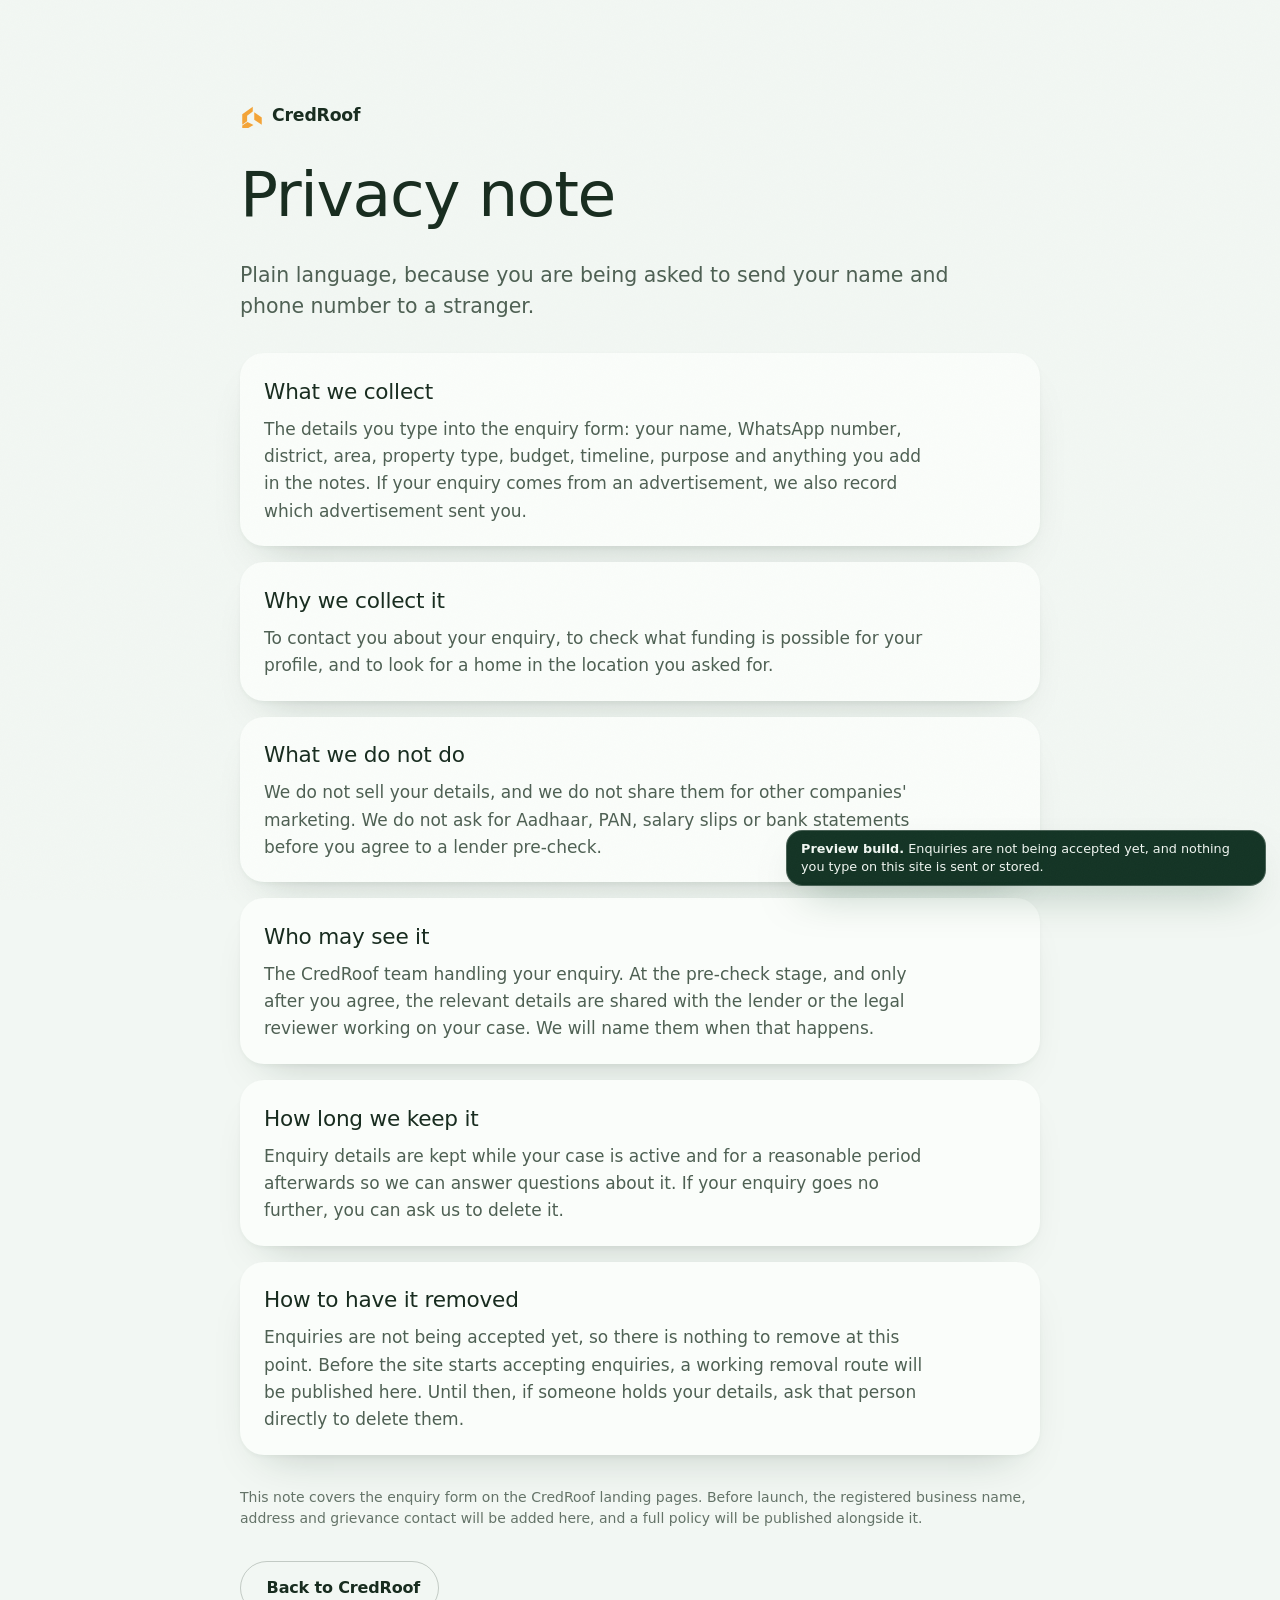
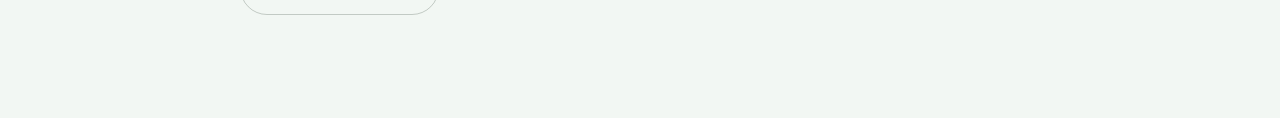
<file: privacy.html>
<!doctype html>
<html lang="en-IN">
  <head>
    <meta charset="utf-8" />
    <meta name="viewport" content="width=device-width, initial-scale=1" />
    <title>Privacy note | CredRoof</title>
    <meta name="description" content="What CredRoof collects from an enquiry, why it is collected, and how to have it removed." />
    <meta name="robots" content="noindex" />
    <meta name="theme-color" content="#0a562b" />
    <link rel="icon" href="assets/favicon.svg?v=2" type="image/svg+xml" />
    <link rel="stylesheet" href="assets/styles.css?v=6" />
    <noscript>
      <style>
        .site-head {
          position: static;
        }
      </style>
    </noscript>
  </head>
  <body data-page="Privacy note">
    <div class="preview-flag" data-preview-flag role="status">
      <strong>Preview build.</strong> Enquiries are not being accepted yet, and nothing you type on this site is sent or stored.
    </div>
    <main id="top" class="section">
      <div class="container container--narrow">
        <a class="brand" href="index.html" style="color: var(--bone)">
          <svg class="brand__mark" viewBox="0 0 64 64" aria-hidden="true">
            <g fill="currentColor">
              <path d="M6 27 34 7v13L19 31v15L6 55Z" />
              <path d="m38 22 20 14v19L38 42Z" />
              <path d="m6 57 14-9 16 8-14 8H6Z" />
            </g>
          </svg>
          CredRoof
        </a>

        <h1 style="margin-top: 1.5rem">Privacy note</h1>
        <p class="lede">
          Plain language, because you are being asked to send your name and phone number to a stranger.
        </p>

        <div class="checks" style="margin-top: 2rem">
          <dl class="check">
            <dt>What we collect</dt>
            <dd>
              The details you type into the enquiry form: your name, WhatsApp number, district, area, property type,
              budget, timeline, purpose and anything you add in the notes. If your enquiry comes from an advertisement,
              we also record which advertisement sent you.
            </dd>
          </dl>
          <dl class="check">
            <dt>Why we collect it</dt>
            <dd>
              To contact you about your enquiry, to check what funding is possible for your profile, and to look for a
              home in the location you asked for.
            </dd>
          </dl>
          <dl class="check">
            <dt>What we do not do</dt>
            <dd>
              We do not sell your details, and we do not share them for other companies' marketing. We do not ask for
              Aadhaar, PAN, salary slips or bank statements before you agree to a lender pre-check.
            </dd>
          </dl>
          <dl class="check">
            <dt>Who may see it</dt>
            <dd>
              The CredRoof team handling your enquiry. At the pre-check stage, and only after you agree, the relevant
              details are shared with the lender or the legal reviewer working on your case. We will name them when that
              happens.
            </dd>
          </dl>
          <dl class="check">
            <dt>How long we keep it</dt>
            <dd>
              Enquiry details are kept while your case is active and for a reasonable period afterwards so we can
              answer questions about it. If your enquiry goes no further, you can ask us to delete it.
            </dd>
          </dl>
          <dl class="check">
            <dt>How to have it removed</dt>
            <dd>
              Enquiries are not being accepted yet, so there is nothing to remove at this point. Before the site starts
              accepting enquiries, a working removal route will be published here. Until then, if someone holds your
              details, ask that person directly to delete them.
            </dd>
          </dl>
        </div>

        <p class="fine" style="margin-top: 2rem">
          This note covers the enquiry form on the CredRoof landing pages. Before launch, the registered business name,
          address and grievance contact will be added here, and a full policy will be published alongside it.
        </p>

        <p style="margin-top: 2rem"><a class="btn btn--ghost" href="index.html">Back to CredRoof</a></p>
      </div>
    </main>
  </body>
</html>
</file>
<file: assets/fonts.css>
/* Self-hosted brand type. Files live in assets/fonts/. No third-party request.

   Satoshi (Fontshare, free for commercial use) is the reading voice:
   400 body, 500 labels and headings below display size, 700 buttons and the
   wordmark. Satoshi ships no 600, so the design never asks for it.

   Switzer (Fontshare, free for commercial use, same foundry as Satoshi) is
   the display voice: the hero line, section headings, the arithmetic numerals
   and the rupees-zero. It replaced Clash Display on 19 September 2026 after
   the founder rejected Clash's geometric shapes as wrong for a family brand;
   the founder picked Switzer from a rendered comparison. Display type stays
   at 500, with 600 for emphasis, open line height and tracking no tighter
   than -0.02em. */

@font-face {
  font-family: "Satoshi";
  src: url("fonts/satoshi-400.woff2") format("woff2");
  font-weight: 400;
  font-style: normal;
  font-display: swap;
}

@font-face {
  font-family: "Satoshi";
  src: url("fonts/satoshi-500.woff2") format("woff2");
  font-weight: 500;
  font-style: normal;
  font-display: swap;
}

@font-face {
  font-family: "Satoshi";
  src: url("fonts/satoshi-700.woff2") format("woff2");
  font-weight: 700;
  font-style: normal;
  font-display: swap;
}

@font-face {
  font-family: "Switzer";
  src: url("fonts/switzer-400.woff2") format("woff2");
  font-weight: 400;
  font-style: normal;
  font-display: swap;
}

@font-face {
  font-family: "Switzer";
  src: url("fonts/switzer-500.woff2") format("woff2");
  font-weight: 500;
  font-style: normal;
  font-display: swap;
}

@font-face {
  font-family: "Switzer";
  src: url("fonts/switzer-600.woff2") format("woff2");
  font-weight: 600;
  font-style: normal;
  font-display: swap;
}

@font-face {
  font-family: "Switzer";
  src: url("fonts/switzer-700.woff2") format("woff2");
  font-weight: 700;
  font-style: normal;
  font-display: swap;
}
</file>
<file: assets/styles.css>
/* CredRoof design system.

   Bright, warm, uncluttered. A light green-tinted page, deep green hero and
   closing bands, and saffron for the two actions. Rounded is the material
   language: cards 32px, inner tiles 24px, fields 14px, every action a pill,
   every photograph framed with a soft radius. Switzer carries the
   display voice, Satoshi the reading voice.

   Colour source and contrast proof: site/tools/check-contrast.mjs.
   Hex ships for older Android WebViews; OKLCH lives in DESIGN.md. */

:root {
  /* Light field */
  --bg: #f2f7f3;
  --bg-soft: #e6f0e7;
  --card: #fafdfa;
  --tint-green: #ddf1e1;
  --ink: #182c1f;
  --ink-soft: #4e6053;
  --ink-faint: #647368;
  --line: rgb(24 44 31 / 0.12);
  --line-strong: rgb(24 44 31 / 0.22);
  --danger: #8f1d17;

  /* Forest bands */
  --forest: #0a562b;
  --forest-deep: #053e1d;
  --forest-mid: #0d5c2f;
  --on-forest: #f1f7f2;
  --on-forest-soft: #c8d5ca;
  --on-forest-faint: rgb(241 247 242 / 0.62);
  --line-forest: rgb(241 247 242 / 0.22);

  /* Action */
  --accent: #f4a437;
  --accent-strong: #da8a11;
  --on-accent: #261704;

  /* Compatibility names used by apply.html and privacy.html */
  --primary: var(--forest);
  --primary-strong: #00421c;
  --primary-soft: var(--tint-green);
  --surface: var(--bg-soft);
  --white: var(--card);
  --on-green: var(--on-forest);
  --on-green-soft: var(--on-forest-soft);
  --muted: var(--ink-soft);

  /* Type */
  --font-display: "Switzer", "Satoshi", "Segoe UI", system-ui, -apple-system, sans-serif;
  --font-body: "Satoshi", "Segoe UI", system-ui, -apple-system, sans-serif;
  --step--1: 0.875rem;
  --step-0: 1.0625rem;
  --step-1: clamp(1.15rem, 1.05rem + 0.45vw, 1.35rem);
  --step-2: clamp(1.35rem, 1.15rem + 0.9vw, 1.75rem);
  --step-3: clamp(1.85rem, 1.3rem + 2.3vw, 2.9rem);
  --step-4: clamp(2.4rem, 1.3rem + 3.3vw, 4rem);
  --step-num: clamp(1.8rem, 1.05rem + 3vw, 3.15rem);
  --step-zero: clamp(2.9rem, 1.4rem + 5.6vw, 5.4rem);

  /* Space */
  --gutter: clamp(1.1rem, 4vw, 3rem);
  --container: 1240px;
  --section-y: clamp(3.75rem, 8vw, 7rem);
  --measure: 62ch;
  --edge: max(var(--gutter), calc((100vw - var(--container)) / 2));

  /* Shape. Rounded is the language; actions are fully round. */
  --r-xl: 32px;
  --r-lg: 24px;
  --r-md: 16px;
  --r-sm: 12px;
  --r-pill: 999px;

  /* Elevation, tinted to the ground so nothing reads grey */
  --shadow-soft: 0 2px 4px rgb(16 45 27 / 0.04), 0 22px 44px -26px rgb(16 45 27 / 0.26);
  --shadow-lift: 0 4px 8px rgb(16 45 27 / 0.05), 0 34px 64px -32px rgb(16 45 27 / 0.34);
  --shadow-nav: 0 20px 44px -20px rgb(5 62 29 / 0.5);

  /* Motion */
  --ease: cubic-bezier(0.22, 1, 0.36, 1);

  /* Layers */
  --z-callbar: 30;
  --z-nav: 40;
  --z-menu: 45;
  --z-grain: 55;
  --z-skip: 60;
}

*,
*::before,
*::after {
  box-sizing: border-box;
}

[hidden] {
  display: none !important;
}

html {
  scroll-behavior: smooth;
  scroll-padding-top: 6.5rem;
  background: var(--bg);
  -webkit-text-size-adjust: 100%;
}

body {
  margin: 0;
  background: var(--bg);
  color: var(--ink);
  font-family: var(--font-body);
  font-size: var(--step-0);
  line-height: 1.6;
  text-rendering: optimizeLegibility;
  overflow-x: hidden;
}

/* A whisper of grain keeps the large flat areas from banding. Fixed,
   pointer-events-none, never repainted on scroll. */
body::after {
  content: "";
  position: fixed;
  inset: 0;
  z-index: var(--z-grain);
  pointer-events: none;
  opacity: 0.022;
  background-image: url("data:image/svg+xml,%3Csvg xmlns='http://www.w3.org/2000/svg' width='140' height='140'%3E%3Cfilter id='n'%3E%3CfeTurbulence type='fractalNoise' baseFrequency='0.85' numOctaves='2'/%3E%3C/filter%3E%3Crect width='140' height='140' filter='url(%23n)'/%3E%3C/svg%3E");
}

body.menu-open {
  overflow: hidden;
}

img {
  display: block;
  max-width: 100%;
}

svg {
  max-width: 100%;
}

::selection {
  background: var(--accent);
  color: var(--on-accent);
}

:focus-visible {
  outline: 3px solid var(--accent-strong);
  outline-offset: 2px;
  border-radius: 6px;
}

h1,
h2,
h3,
h4 {
  font-family: var(--font-display);
  font-weight: 500;
  line-height: 1.08;
  letter-spacing: -0.015em;
  color: var(--ink);
  margin: 0 0 0.5em;
  text-wrap: balance;
}

h1 {
  font-size: var(--step-4);
  letter-spacing: -0.02em;
}

h2 {
  font-size: var(--step-3);
  max-width: 24ch;
}

h3,
h4 {
  font-size: var(--step-1);
}

p {
  margin: 0 0 1em;
  text-wrap: pretty;
}

p:last-child {
  margin-bottom: 0;
}

a {
  color: inherit;
}

output {
  font: inherit;
}

/* ---------------------------------------------------------------- layout */

.container {
  width: min(calc(100% - (var(--gutter) * 2)), var(--container));
  margin-inline: auto;
}

.container--narrow {
  max-width: 800px;
}

.section {
  padding-block: var(--section-y);
}

.section--tight {
  padding-block: clamp(2.75rem, 5.5vw, 4.5rem);
}

/* Tinted bands are big rounded panels, inset a little from the edge. */
.section--surface {
  width: min(calc(100% - 1.5rem), 1420px);
  margin-inline: auto;
  border-radius: var(--r-xl);
  background: var(--bg-soft);
}

.section--deep {
  background: linear-gradient(180deg, var(--forest) 0%, var(--forest-deep) 100%);
  color: var(--on-forest);
  border-radius: var(--r-xl) var(--r-xl) 0 0;
}

.section--deep h2,
.section--deep h3,
.section--deep h4 {
  color: var(--on-forest);
}

.section--deep .lede {
  color: var(--on-forest-soft);
}

.lede {
  font-size: clamp(1.05rem, 0.95rem + 0.5vw, 1.28rem);
  line-height: 1.5;
  color: var(--ink-soft);
  max-width: 58ch;
}

.fine {
  font-size: var(--step--1);
  line-height: 1.5;
  color: var(--ink-faint);
}

.skip-link {
  position: fixed;
  top: 0.5rem;
  left: 0.5rem;
  z-index: var(--z-skip);
  background: var(--accent);
  color: var(--on-accent);
  font-weight: 700;
  padding: 0.65rem 1.1rem;
  border-radius: var(--r-pill);
  text-decoration: none;
  translate: 0 -200%;
  transition: translate 0.2s var(--ease);
}

.skip-link:focus {
  translate: 0 0;
}

/* --------------------------------------------------------------- nav pill */

.navpill {
  position: fixed;
  top: clamp(0.7rem, 1.6vw, 1.1rem);
  left: 0;
  right: 0;
  z-index: var(--z-nav);
  margin-inline: auto;
  width: max-content;
  max-width: calc(100% - 1.5rem);
  display: flex;
  align-items: center;
  gap: clamp(0.75rem, 2vw, 1.5rem);
  padding: 0.45rem 0.45rem 0.45rem 1.2rem;
  border: 1px solid rgb(241 247 242 / 0.14);
  border-radius: var(--r-pill);
  background: rgb(8 52 27 / 0.78);
  -webkit-backdrop-filter: blur(18px) saturate(150%);
  backdrop-filter: blur(18px) saturate(150%);
  color: var(--on-forest);
  box-shadow: var(--shadow-nav);
  transition: background-color 0.4s var(--ease), box-shadow 0.4s var(--ease);
}

.navpill.is-stuck {
  background: rgb(7 44 23 / 0.94);
  box-shadow: 0 24px 48px -20px rgb(4 34 16 / 0.6);
}

.brand {
  display: inline-flex;
  align-items: center;
  gap: 0.5rem;
  font-family: var(--font-display);
  font-weight: 600;
  font-size: 1.08rem;
  letter-spacing: -0.01em;
  color: inherit;
  text-decoration: none;
  white-space: nowrap;
}

.brand__mark {
  width: 1.5rem;
  height: 1.5rem;
  color: var(--accent);
  flex: none;
}

.brand__tag {
  font-size: 0.7rem;
  font-weight: 500;
  color: var(--ink-faint);
  margin-left: 0.15rem;
}

.navpill__links {
  display: none;
  align-items: center;
  gap: clamp(1rem, 2.2vw, 1.75rem);
}

.navpill__links a {
  color: var(--on-forest);
  text-decoration: none;
  font-size: 0.95rem;
  font-weight: 500;
  opacity: 0.8;
  transition: opacity 0.25s var(--ease);
}

.navpill__links a:hover {
  opacity: 1;
}

.navpill__cta {
  min-height: 2.8rem;
  padding-inline: 1.2rem;
  font-size: 0.95rem;
}

.navpill__label-short {
  display: none;
}

.navpill__wa {
  display: none;
  place-items: center;
  width: 2.8rem;
  height: 2.8rem;
  padding: 0;
  border: 1px solid rgb(241 247 242 / 0.16);
  border-radius: var(--r-pill);
  background: rgb(241 247 242 / 0.1);
  color: var(--on-forest);
  transition: background-color 0.25s var(--ease), border-color 0.25s var(--ease);
}

.navpill__wa:hover {
  background: rgb(241 247 242 / 0.2);
  border-color: rgb(241 247 242 / 0.28);
}

.navpill__wa .wa-icon {
  width: 1.3rem;
  height: 1.3rem;
}

.navpill__menu {
  display: inline-flex;
  align-items: center;
  gap: 0.55rem;
  padding: 0.5rem 0.85rem 0.5rem 0.6rem;
  border: 0;
  border-radius: var(--r-pill);
  background: rgb(241 247 242 / 0.12);
  color: var(--on-forest);
  font: inherit;
  font-weight: 700;
  font-size: 0.95rem;
  cursor: pointer;
}

.burger {
  display: grid;
  gap: 4px;
  width: 1.05rem;
}

.burger i {
  display: block;
  height: 2px;
  border-radius: 2px;
  background: currentColor;
}

/* Header for apply.html and privacy.html */
.site-head {
  position: sticky;
  top: 0;
  z-index: var(--z-nav);
  background: rgb(242 247 243 / 0.88);
  -webkit-backdrop-filter: blur(14px);
  backdrop-filter: blur(14px);
  border-bottom: 1px solid var(--line);
}

.site-head__inner {
  display: flex;
  align-items: center;
  justify-content: space-between;
  gap: 1rem;
  min-height: 4.5rem;
}

.head-cta {
  min-height: 2.9rem;
  font-size: 0.95rem;
}

/* -------------------------------------------------------------- actions */

.btn {
  display: inline-flex;
  align-items: center;
  justify-content: center;
  gap: 0.6rem;
  min-height: 3.4rem;
  padding: 0 1.1rem 0 1.6rem;
  border: 1px solid transparent;
  border-radius: var(--r-pill);
  background: transparent;
  color: inherit;
  font-family: var(--font-body);
  font-size: 1rem;
  font-weight: 700;
  letter-spacing: -0.01em;
  text-decoration: none;
  cursor: pointer;
  transition: background-color 0.25s var(--ease), border-color 0.25s var(--ease), transform 0.25s var(--ease),
    box-shadow 0.25s var(--ease);
}

.btn:active {
  transform: translateY(1px) scale(0.99);
}

.btn--call {
  background: var(--accent);
  color: var(--on-accent);
  box-shadow: 0 12px 24px -14px rgb(218 138 17 / 0.8);
}

.btn--call:hover {
  background: var(--accent-strong);
  box-shadow: 0 16px 28px -14px rgb(218 138 17 / 0.9);
}

.btn--green {
  background: var(--forest);
  color: var(--on-forest);
}

.btn--green:hover {
  background: var(--forest-deep);
}

.btn--ghost {
  border-color: var(--line-strong);
  color: var(--ink);
}

.btn--ghost:hover {
  border-color: var(--forest);
  color: var(--forest);
}

.section--deep .btn--ghost {
  border-color: var(--line-forest);
  color: var(--on-forest);
}

.btn--wide {
  width: 100%;
}

.btn__orb {
  display: grid;
  place-items: center;
  width: 1.85rem;
  height: 1.85rem;
  border-radius: 50%;
  background: rgb(38 23 4 / 0.12);
  font-size: 0.95rem;
  line-height: 1;
  transition: translate 0.3s var(--ease);
}

.btn__icon {
  width: 1.15rem;
  height: 1.15rem;
  flex: none;
}

.btn:hover .btn__orb {
  translate: 0.25rem 0;
}

.link-quiet {
  display: inline-block;
  align-self: center;
  padding-bottom: 0.15rem;
  border-bottom: 1px solid var(--line-strong);
  color: var(--ink);
  font-weight: 500;
  text-decoration: none;
  transition: color 0.25s var(--ease), border-color 0.25s var(--ease);
}

.link-quiet:hover {
  color: var(--forest);
  border-color: var(--forest);
}

.hero .link-quiet,
.section--deep .link-quiet {
  color: var(--on-forest);
  border-color: var(--line-forest);
}

.hero .link-quiet:hover,
.section--deep .link-quiet:hover {
  color: var(--accent);
  border-color: var(--accent);
}

.link-quiet--dark {
  display: block;
  margin: 0.9rem auto 0;
  padding: 0 0 0.15rem;
  border: 0;
  border-bottom: 1px solid var(--line-strong);
  background: none;
  color: var(--ink);
  font: inherit;
  font-weight: 500;
  cursor: pointer;
}

.link-quiet--dark:hover {
  color: var(--forest);
  border-color: var(--forest);
}

/* ----------------------------------------------------------------- hero */

.hero {
  position: relative;
  isolation: isolate;
  display: grid;
  align-content: end;
  min-height: min(100svh, 920px);
  padding: clamp(8rem, 18vh, 10rem) 0 clamp(1.75rem, 5vh, 3rem);
  overflow: clip;
  border-radius: 0 0 var(--r-xl) var(--r-xl);
  background: var(--forest-deep);
  color: var(--on-forest);
}

.hero__bg {
  position: absolute;
  inset: 0;
  z-index: -2;
}

.hero__bg img {
  width: 100%;
  height: 100%;
  object-fit: cover;
  object-position: 68% 46%;
  filter: saturate(1.02) contrast(1.02);
}

.hero__veil {
  position: absolute;
  inset: 0;
  z-index: -1;
  background:
    linear-gradient(90deg, rgb(4 26 14 / 0.8) 0%, rgb(4 26 14 / 0.44) 32%, rgb(4 26 14 / 0.07) 62%, rgb(4 26 14 / 0.16) 100%),
    linear-gradient(
      180deg,
      rgb(4 26 14 / 0.5) 0%,
      rgb(4 26 14 / 0.04) 20%,
      rgb(4 26 14 / 0.28) 46%,
      rgb(4 26 14 / 0.86) 72%,
      rgb(4 26 14 / 0.96) 100%
    );
}

.hero__inner {
  display: grid;
  gap: clamp(1.75rem, 4vh, 2.75rem);
}

.hero__copy {
  max-width: 48rem;
}

.hero__title {
  margin: 0;
  font-size: clamp(2.4rem, 1.05rem + 3.6vw, 4.35rem);
  line-height: 1.03;
  letter-spacing: -0.03em;
  text-wrap: balance;
  color: var(--on-forest);
}

.hero__line {
  display: block;
}

.hero__zero {
  color: var(--accent);
}

.hero__sub {
  margin: 1.15rem 0 0;
  max-width: 46ch;
  font-size: clamp(1.02rem, 0.95rem + 0.5vw, 1.22rem);
  line-height: 1.5;
  color: var(--on-forest-soft);
}

.hero__offer {
  list-style: none;
  display: grid;
  gap: 0.85rem;
  margin: 1.2rem 0 0;
  padding: 0;
  max-width: 46rem;
}

.hero__offer li {
  display: grid;
  gap: 0.1rem;
}

.hero__offer b {
  font-family: var(--font-display);
  font-weight: 500;
  font-size: clamp(1.2rem, 1.05rem + 0.8vw, 1.6rem);
  letter-spacing: -0.02em;
  color: var(--on-forest);
}

.hero__offer span {
  color: var(--on-forest);
  font-size: clamp(0.95rem, 0.9rem + 0.25vw, 1.08rem);
}

.hero__fine {
  margin: 0.85rem 0 0;
  max-width: 54ch;
  font-size: 0.87rem;
  line-height: 1.5;
  color: var(--on-forest-soft);
}

@media (min-width: 720px) {
  .hero__offer {
    grid-template-columns: repeat(2, minmax(0, 1fr));
    column-gap: clamp(2rem, 4vw, 3.5rem);
  }
}

.hero__actions {
  display: flex;
  flex-wrap: wrap;
  align-items: center;
  gap: 1rem 1.5rem;
  margin-top: clamp(1.5rem, 3.5vh, 2.1rem);
}

.hero__meta {
  list-style: none;
  display: flex;
  flex-wrap: wrap;
  gap: 0.55rem 2rem;
  margin: 0;
  padding: clamp(1rem, 3vh, 1.5rem) 0 0;
  border-top: 1px solid rgb(241 247 242 / 0.18);
  color: var(--on-forest-soft);
  font-size: 0.95rem;
}

.hero__meta li {
  display: flex;
  align-items: center;
  gap: 0.6rem;
}

.hero__meta li::before {
  content: "";
  width: 0.45rem;
  height: 0.45rem;
  border-radius: 50%;
  background: var(--accent);
  flex: none;
}

.hero__scroll {
  position: absolute;
  right: var(--gutter);
  bottom: clamp(1.5rem, 4vh, 2.5rem);
  width: 1px;
  height: 3.5rem;
  background: rgb(241 247 242 / 0.25);
  overflow: hidden;
}

.hero__scroll span {
  position: absolute;
  top: 0;
  left: 0;
  width: 1px;
  height: 45%;
  background: var(--accent);
  animation: scroll-cue 2.6s var(--ease) infinite;
}

/* ---------------------------------------------------------------- proof */

.start__grid {
  display: grid;
  gap: clamp(1.75rem, 4vw, 2.5rem);
}

.start__copy .lede {
  max-width: 40ch;
}

.start__points {
  list-style: none;
  display: flex;
  flex-wrap: wrap;
  gap: 0.5rem 1.5rem;
  margin: 1.25rem 0 0;
  padding: 0;
  color: var(--ink);
  font-weight: 500;
}

.start__points li {
  display: inline-flex;
  align-items: center;
  gap: 0.5rem;
}

.start__points li::before {
  content: "";
  flex: none;
  width: 0.45rem;
  height: 0.45rem;
  border-radius: 50%;
  background: var(--accent);
}

.start__actions {
  display: flex;
  flex-wrap: wrap;
  align-items: center;
  gap: 1rem 1.5rem;
  margin-top: 1.5rem;
}

.start__coverage {
  margin: 1.5rem 0 0;
  max-width: 52ch;
}

.start__form {
  margin: 0;
  scroll-margin-top: 5.5rem;
}

.start__media {
  margin: 0;
  border-radius: var(--r-xl);
  overflow: hidden;
  box-shadow: var(--shadow-soft);
}

.start__media img {
  display: block;
  width: 100%;
  height: auto;
  aspect-ratio: 16 / 10;
  object-fit: cover;
}

.start__caption {
  padding: 0.65rem 0.15rem 0;
  font-size: 0.82rem;
  color: var(--ink-faint);
}

.caption {
  padding: 0.65rem 0.15rem 0;
  font-size: 0.82rem;
  color: var(--ink-faint);
}

.lead__grid {
  display: grid;
  gap: clamp(1.5rem, 4vw, 2.5rem);
}

.lead__form {
  margin: 0;
  scroll-margin-top: 5.5rem;
}

.lead__media {
  margin: 0;
  border-radius: var(--r-xl);
  overflow: hidden;
  box-shadow: var(--shadow-soft);
}

.lead__media img {
  display: block;
  width: 100%;
  height: auto;
  aspect-ratio: 16 / 11;
  object-fit: cover;
}

@media (min-width: 1000px) {
  .lead__grid {
    grid-template-columns: minmax(0, 1fr) minmax(0, 1fr);
    align-items: center;
    column-gap: clamp(2rem, 5vw, 4rem);
  }

  .lead__form {
    grid-column: 2;
    grid-row: 1;
  }

  .lead__media {
    grid-column: 1;
    grid-row: 1;
  }
}

.how__line p {
  display: flex;
  flex-wrap: wrap;
  align-items: center;
  justify-content: center;
  gap: 0.6rem 1rem;
  margin: 0;
  padding: clamp(0.9rem, 2.5vw, 1.25rem) 0;
  border-top: 1px solid var(--line);
  border-bottom: 1px solid var(--line);
  font-family: var(--font-display);
  font-weight: 500;
  font-size: clamp(1.05rem, 1rem + 0.6vw, 1.4rem);
  letter-spacing: -0.015em;
  text-align: center;
}

.how__arrow {
  color: var(--accent-strong);
}

@media (min-width: 1000px) {
  .start__grid {
    grid-template-columns: minmax(0, 1fr) minmax(0, 1.02fr);
    align-items: start;
    column-gap: clamp(2rem, 5vw, 4rem);
  }

  .start__copy {
    grid-column: 1;
    grid-row: 1;
  }

  .start__form {
    grid-column: 1;
    grid-row: 2;
  }

  .start__media {
    grid-column: 2;
    grid-row: 1;
  }
}

.proof__head {
  margin-bottom: clamp(1.75rem, 4vw, 2.75rem);
}

.proof__figure {
  margin: 0 0 clamp(1.75rem, 4vw, 2.5rem);
}

.proof__bar {
  display: flex;
  height: clamp(2.6rem, 5vw, 3.4rem);
  border-radius: var(--r-md);
  overflow: hidden;
  box-shadow: inset 0 0 0 1px var(--line);
  background: var(--bg-soft);
}

.proof__bar-pay {
  width: 80%;
  background: linear-gradient(96deg, var(--forest) 0%, var(--forest-mid) 100%);
  transform-origin: left center;
}

.proof__bar-gap {
  flex: 1;
  background: linear-gradient(96deg, var(--accent) 0%, var(--accent-strong) 100%);
}

.proof__legend {
  display: flex;
  flex-wrap: wrap;
  gap: 0.5rem 1.75rem;
  margin-top: 0.9rem;
  font-size: 0.95rem;
  color: var(--ink-soft);
}

.proof__legend-item {
  display: inline-flex;
  align-items: center;
  gap: 0.55rem;
}

.proof__legend-item b {
  color: var(--ink);
  font-weight: 500;
}

.proof__key {
  width: 0.8rem;
  height: 0.8rem;
  border-radius: 0.28rem;
  flex: none;
}

.proof__key--pay {
  background: var(--forest);
}

.proof__key--gap {
  background: var(--accent);
}

.proof__legend-note {
  color: var(--ink-faint);
}

.proof__rows {
  margin: 0;
  padding: clamp(1.1rem, 3vw, 2.25rem);
  background: var(--card);
  border-radius: var(--r-xl);
  box-shadow: var(--shadow-soft);
}

.proof__row {
  display: grid;
  grid-template-columns: 1fr auto;
  grid-template-areas:
    "label amount"
    "note note";
  gap: 0.35rem 1.25rem;
  padding: 1.35rem 0;
  border-top: 1px solid var(--line);
}

.proof__label {
  grid-area: label;
}

.proof__note {
  grid-area: note;
}

.proof__amount {
  grid-area: amount;
  text-align: right;
}

.proof__row:first-child {
  border-top: 0;
  padding-top: 0.35rem;
}

.proof__label {
  font-weight: 500;
  color: var(--ink);
}

.proof__note {
  margin: 0;
  color: var(--ink-soft);
  font-size: 0.95rem;
  max-width: 44ch;
}

.proof__amount {
  margin: 0;
  font-family: var(--font-display);
  font-weight: 500;
  font-size: var(--step-num);
  line-height: 1;
  letter-spacing: -0.02em;
  color: var(--forest);
  font-variant-numeric: tabular-nums;
}

/* The last row is the answer: a rounded forest tile with the zero in saffron. */
.proof__row--zero {
  margin-top: 0.75rem;
  padding: clamp(1.25rem, 3vw, 2rem);
  border-top: 0;
  border-radius: var(--r-lg);
  background: linear-gradient(140deg, var(--forest-mid) 0%, var(--forest-deep) 100%);
  box-shadow: 0 20px 40px -26px rgb(5 62 29 / 0.6);
}

.proof__row--zero .proof__label {
  color: var(--on-forest);
}

.proof__row--zero .proof__note {
  color: var(--on-forest-soft);
}

.proof__row--zero .proof__amount {
  font-size: var(--step-zero);
  line-height: 0.88;
  color: var(--accent);
}

.proof__caveat {
  margin-top: clamp(1.5rem, 3.5vw, 2rem);
  max-width: 68ch;
  color: var(--ink-soft);
  font-size: 0.95rem;
}

/* ----------------------------------------------------------- calculator */

.calc__head {
  margin-bottom: clamp(1.75rem, 4vw, 2.75rem);
}

.calc__toggle {
  display: none;
  margin-bottom: clamp(1.25rem, 3vw, 1.75rem);
}

.calc__panel {
  display: grid;
  gap: clamp(1.5rem, 4vw, 2.5rem);
  padding: clamp(1.4rem, 4vw, 2.75rem);
  background: var(--card);
  border-radius: var(--r-xl);
  box-shadow: var(--shadow-soft);
}

.calc__value-row {
  display: flex;
  align-items: baseline;
  justify-content: space-between;
  gap: 1rem;
  margin-bottom: 0.7rem;
}

.calc__value {
  font-family: var(--font-display);
  font-weight: 500;
  font-size: clamp(1.9rem, 1.2rem + 2.4vw, 2.9rem);
  line-height: 1;
  letter-spacing: -0.025em;
  color: var(--forest);
  font-variant-numeric: tabular-nums;
}

.calc__range {
  -webkit-appearance: none;
  appearance: none;
  --fill: 46%;
  width: 100%;
  height: 2.75rem;
  background: transparent;
  cursor: pointer;
}

.calc__range::-webkit-slider-runnable-track {
  height: 0.7rem;
  border-radius: var(--r-pill);
  background: linear-gradient(
    90deg,
    var(--forest) 0%,
    var(--forest) var(--fill),
    var(--bg-soft) var(--fill),
    var(--bg-soft) 100%
  );
  box-shadow: inset 0 0 0 1px var(--line);
}

.calc__range::-webkit-slider-thumb {
  -webkit-appearance: none;
  width: 1.65rem;
  height: 1.65rem;
  margin-top: -0.48rem;
  border: 3px solid var(--forest);
  border-radius: 50%;
  background: var(--card);
  box-shadow: 0 8px 18px -6px rgb(5 62 29 / 0.55);
  transition: transform 0.2s var(--ease), box-shadow 0.2s var(--ease);
}

.calc__range:hover::-webkit-slider-thumb {
  transform: scale(1.07);
}

.calc__range:focus-visible::-webkit-slider-thumb {
  box-shadow: 0 0 0 6px rgb(10 86 43 / 0.16);
}

.calc__range::-moz-range-track {
  height: 0.7rem;
  border-radius: var(--r-pill);
  background: var(--bg-soft);
  box-shadow: inset 0 0 0 1px var(--line);
}

.calc__range::-moz-range-progress {
  height: 0.7rem;
  border-radius: var(--r-pill);
  background: var(--forest);
}

.calc__range::-moz-range-thumb {
  width: 1.65rem;
  height: 1.65rem;
  border: 3px solid var(--forest);
  border-radius: 50%;
  background: var(--card);
}

.calc__scale {
  display: flex;
  justify-content: space-between;
  margin-top: -0.35rem;
  font-size: 0.85rem;
  color: var(--ink-faint);
}

.calc__inputs {
  display: grid;
  gap: 1rem;
  margin-top: 1.4rem;
}

.calc__results {
  display: grid;
  gap: 0;
  align-content: start;
  padding: clamp(1.35rem, 3.5vw, 2rem);
  border-radius: var(--r-lg);
  background: linear-gradient(155deg, var(--forest) 0%, var(--forest-deep) 100%);
  color: var(--on-forest);
  box-shadow: 0 30px 60px -34px rgb(5 62 29 / 0.62);
}

.calc__result {
  display: flex;
  align-items: baseline;
  justify-content: space-between;
  gap: 1rem;
  padding: 0.95rem 0;
  border-top: 1px solid rgb(241 247 242 / 0.14);
}

.calc__result:first-child {
  border-top: 0;
  padding-top: 0.2rem;
}

.calc__result-label {
  font-size: 0.95rem;
  color: var(--on-forest-soft);
}

.calc__result-value {
  font-family: var(--font-display);
  font-weight: 500;
  font-size: clamp(1.4rem, 1rem + 1.6vw, 2rem);
  letter-spacing: -0.02em;
  line-height: 1.05;
  color: var(--on-forest);
  font-variant-numeric: tabular-nums;
}

.calc__result--hero {
  display: grid;
  gap: 0.4rem;
  padding: 1.15rem 0 0.4rem;
}

.calc__result--hero .calc__result-value {
  font-size: clamp(2.3rem, 1.4rem + 3.2vw, 3.6rem);
  line-height: 1;
  color: var(--accent);
}

.emi-out__per {
  font-family: var(--font-body);
  font-size: 0.38em;
  font-weight: 500;
  color: var(--on-forest-soft);
  margin-left: 0.2em;
}

.calc__note {
  margin: 1.1rem 0 0;
  padding-top: 1rem;
  border-top: 1px solid rgb(241 247 242 / 0.14);
  font-size: 0.88rem;
  line-height: 1.5;
  color: var(--on-forest-soft);
  max-width: 46ch;
}

.calc__results .btn--call {
  margin-top: 1.25rem;
  justify-self: start;
}

/* ------------------------------------------------------- editorial rows */

.props__head {
  margin-bottom: clamp(1.5rem, 4vw, 2.25rem);
}

.rows {
  list-style: none;
  margin: clamp(1.75rem, 4vw, 2.5rem) 0 0;
  padding: clamp(1.1rem, 3vw, 1.9rem);
  background: var(--card);
  border-radius: var(--r-xl);
  box-shadow: var(--shadow-soft);
}

.row {
  display: grid;
  gap: 0.35rem;
  padding: 1.4rem 0;
  border-top: 1px solid var(--line);
}

.row:first-child {
  border-top: 0;
  padding-top: 0.35rem;
}

.row:last-child {
  padding-bottom: 0.35rem;
}

.row__title {
  margin: 0;
  font-weight: 500;
  color: var(--ink);
}

.row__body {
  margin: 0;
  color: var(--ink-soft);
  max-width: 52ch;
}

.props__grid {
  display: grid;
  gap: clamp(1.5rem, 4vw, 2.5rem);
}

.props__grid .rows {
  margin-top: 0;
}

.props__media {
  position: relative;
  margin: 0;
  aspect-ratio: 4 / 3;
  border-radius: var(--r-xl);
  overflow: hidden;
  box-shadow: var(--shadow-soft);
}

.props__caption {
  position: absolute;
  left: 1rem;
  bottom: 1rem;
  display: inline-flex;
  align-items: center;
  gap: 0.55rem;
  max-width: calc(100% - 2rem);
  padding: 0.6rem 1rem;
  border-radius: var(--r-pill);
  background: rgb(5 39 21 / 0.82);
  -webkit-backdrop-filter: blur(10px) saturate(140%);
  backdrop-filter: blur(10px) saturate(140%);
  color: var(--on-forest);
  font-size: 0.9rem;
  line-height: 1.3;
}

.props__dot {
  flex: none;
  width: 0.5rem;
  height: 0.5rem;
  border-radius: 50%;
  background: var(--accent);
}

.props__media img {
  width: 100%;
  height: 100%;
  object-fit: cover;
  object-position: 50% 46%;
}

.callpanel {
  display: flex;
  flex-wrap: wrap;
  align-items: center;
  justify-content: space-between;
  gap: 1.5rem;
  margin-top: clamp(1.75rem, 4vw, 2.5rem);
  padding: clamp(1.35rem, 3.5vw, 2.25rem);
  border-radius: var(--r-xl);
  background: var(--card);
  box-shadow: var(--shadow-soft);
}

.callpanel__head {
  margin: 0;
  font-family: var(--font-display);
  font-weight: 500;
  font-size: var(--step-1);
  letter-spacing: -0.01em;
  max-width: 38ch;
}

.callpanel__actions {
  display: flex;
  flex-wrap: wrap;
  gap: 0.75rem;
}

/* --------------------------------------------------------------- process */

.process__media {
  margin: clamp(1.75rem, 4vw, 2.5rem) 0 0;
  height: clamp(220px, 34vh, 380px);
  border-radius: var(--r-xl);
  overflow: hidden;
  box-shadow: var(--shadow-soft);
}

.process__media img {
  width: 100%;
  height: 100%;
  object-fit: cover;
  object-position: 50% 42%;
}

.steps {
  counter-reset: step;
  list-style: none;
  margin: clamp(1.75rem, 4vw, 2.5rem) 0 0;
  padding: clamp(1.25rem, 3.5vw, 2.25rem);
  display: grid;
  gap: 1.5rem;
  background: var(--card);
  border-radius: var(--r-xl);
  box-shadow: var(--shadow-soft);
}

.step {
  counter-increment: step;
  display: grid;
  gap: 0.6rem;
  padding-top: 0.25rem;
}

.step__title {
  margin: 0;
  max-width: 20ch;
}

.step__title::before {
  content: counter(step, decimal-leading-zero);
  display: block;
  margin-bottom: 0.6rem;
  font-family: var(--font-display);
  font-weight: 500;
  font-size: 0.85rem;
  letter-spacing: 0.14em;
  color: var(--forest);
  opacity: 0.6;
}

.step__timing {
  display: inline-flex;
  justify-self: start;
  align-items: center;
  padding: 0.3rem 0.75rem;
  border-radius: var(--r-pill);
  background: var(--tint-green);
  color: var(--forest);
  font-size: 0.85rem;
  font-weight: 500;
  white-space: nowrap;
}

.step__body {
  margin: 0;
  color: var(--ink-soft);
  font-size: 0.98rem;
  max-width: 38ch;
}

.step__num {
  display: inline-flex;
  align-items: center;
  justify-content: center;
  width: 1.9rem;
  height: 1.9rem;
  margin-bottom: 0.6rem;
  border-radius: 50%;
  background: var(--tint-green);
  color: var(--forest);
  font-family: var(--font-display);
  font-weight: 500;
  font-size: 0.95rem;
}

.step h3 {
  margin-bottom: 0.5rem;
}

.step p {
  color: var(--ink-soft);
  max-width: 44ch;
}

/* ------------------------------------------------------- district index */

.index {
  display: grid;
  gap: clamp(1.75rem, 4vw, 3rem);
}

.index__stat {
  display: flex;
  align-items: baseline;
  gap: 0.85rem;
  margin: 0 0 0.75rem;
}

.index__stat b {
  font-family: var(--font-display);
  font-weight: 500;
  font-size: var(--step-zero);
  line-height: 0.8;
  letter-spacing: -0.02em;
  color: var(--forest);
}

.index__stat span {
  color: var(--ink-soft);
}

.districtpick {
  display: none;
  gap: 0.25rem;
  padding: clamp(0.75rem, 2.5vw, 1.25rem);
  background: var(--card);
  border-radius: var(--r-xl);
  box-shadow: var(--shadow-soft);
}

.districtselect {
  display: grid;
  gap: 0.5rem;
  max-width: 32rem;
  margin-bottom: 1.25rem;
}

.districtselect .fine {
  margin: 0;
}

.districtquick {
  display: flex;
  flex-wrap: wrap;
  gap: 0.5rem;
  margin-bottom: 1.1rem;
}

.districtpick__chip.districtquick__chip {
  width: auto;
  padding: 0.6rem 1.05rem;
  border: 1px solid var(--line);
  border-radius: var(--r-pill);
  background: var(--card);
  color: var(--ink);
  font-family: var(--font-body);
  font-size: 0.95rem;
  font-weight: 500;
  transition: background-color 0.2s var(--ease), border-color 0.2s var(--ease), color 0.2s var(--ease);
}

.districtpick__chip.districtquick__chip:hover {
  border-color: var(--forest);
  color: var(--forest);
}

.districtpick__chip.districtquick__chip.is-picked {
  background: var(--forest);
  border-color: var(--forest);
  color: var(--on-forest);
}

.districtpick__chip {
  appearance: none;
  display: flex;
  align-items: baseline;
  justify-content: space-between;
  gap: 1rem;
  width: 100%;
  padding: 0.8rem 1rem;
  border: 0;
  border-radius: var(--r-md);
  background: transparent;
  color: var(--ink);
  font-family: var(--font-display);
  font-weight: 500;
  font-size: clamp(1.05rem, 0.9rem + 0.5vw, 1.3rem);
  letter-spacing: -0.01em;
  text-align: left;
  cursor: pointer;
  transition: color 0.25s var(--ease), background-color 0.25s var(--ease);
}

.districtpick__chip:hover {
  background: var(--bg-soft);
  color: var(--forest);
}

.districtpick__chip::after {
  content: "\2192";
  margin-left: 0.75rem;
  font-family: var(--font-body);
  font-size: 1rem;
  color: var(--forest);
  opacity: 0;
  transform: translateX(-0.35rem);
  transition: opacity 0.25s var(--ease), transform 0.25s var(--ease);
}

.districtpick__chip:hover::after,
.districtpick__chip:focus-visible::after {
  opacity: 1;
  transform: none;
}

.districtpick__chip.is-picked::after {
  color: var(--on-forest);
}

.districtpick__chip.is-picked {
  background: var(--forest);
  color: var(--on-forest);
}

.districtpick__chip.is-picked .districtpick__tag {
  color: var(--on-forest-soft);
}

.districtpick__tag {
  flex: none;
  font-family: var(--font-body);
  font-size: 0.8rem;
  font-weight: 500;
  color: var(--ink-faint);
}

.districtpick__note {
  margin-top: 1.25rem;
  margin-bottom: 0;
  color: var(--ink-soft);
  font-size: 0.95rem;
}

.districtpick__note strong {
  color: var(--forest);
  font-weight: 700;
}

/* -------------------------------------------------------------- moment */

.moment {
  padding-block: var(--section-y);
}

.moment__line {
  margin: 0 0 clamp(1.5rem, 4vw, 2.5rem);
  max-width: 22ch;
  font-family: var(--font-display);
  font-weight: 500;
  font-size: clamp(1.85rem, 1.2rem + 2.6vw, 3.35rem);
  line-height: 1.08;
  letter-spacing: -0.018em;
  text-wrap: balance;
}

.moment__media {
  margin: 0;
  aspect-ratio: 16 / 9;
  max-height: 640px;
  border-radius: var(--r-xl);
  overflow: clip;
  box-shadow: var(--shadow-lift);
}

.moment__img {
  width: 100%;
  height: 100%;
  object-fit: cover;
  object-position: 50% 55%;
  filter: saturate(0.98) contrast(1.02);
}

/* ------------------------------------------------------------------ faq */

.faq__grid {
  display: grid;
  gap: clamp(1.75rem, 4vw, 3rem);
}

.faq__intro .btn {
  margin-top: 1.5rem;
}

.faq {
  padding: clamp(0.75rem, 2.5vw, 1.5rem);
  background: var(--card);
  border-radius: var(--r-xl);
  box-shadow: var(--shadow-soft);
}

.faq details {
  border-radius: var(--r-md);
  border-bottom: 1px solid var(--line);
}

.faq details:last-child {
  border-bottom: 0;
}

.faq summary {
  display: flex;
  align-items: baseline;
  justify-content: space-between;
  gap: 1.5rem;
  padding: 1.25rem 0.9rem;
  border-radius: var(--r-md);
  list-style: none;
  cursor: pointer;
  color: var(--ink);
  font-weight: 500;
  font-size: clamp(1.05rem, 0.95rem + 0.5vw, 1.28rem);
  transition: color 0.25s var(--ease), background-color 0.25s var(--ease);
}

.faq summary::-webkit-details-marker {
  display: none;
}

.faq summary::after {
  content: "+";
  flex: none;
  display: grid;
  place-items: center;
  width: 2.1rem;
  height: 2.1rem;
  border-radius: 50%;
  background: var(--tint-green);
  color: var(--forest);
  font-family: var(--font-display);
  font-size: 1.45rem;
  line-height: 1;
  transition: transform 0.35s var(--ease), background-color 0.35s var(--ease), color 0.35s var(--ease);
}

.faq summary:hover {
  background: var(--bg-soft);
  color: var(--forest);
}

.faq summary:hover::after {
  background: var(--forest);
  color: var(--on-forest);
}

.faq details[open] summary {
  color: var(--forest);
}

.faq details[open] summary::after {
  transform: rotate(45deg);
  background: var(--forest);
  color: var(--on-forest);
}

.faq__body {
  padding: 0 0.9rem 1.5rem;
  max-width: 68ch;
  color: var(--ink-soft);
  font-size: 0.98rem;
  max-width: 62ch;
}

.faq__body a {
  color: var(--forest);
  font-weight: 500;
}

/* Hidden until real material exists */
.quotes {
  display: grid;
  gap: 1.25rem;
  margin-top: 2rem;
}

.quote {
  margin: 0;
  padding: 1.4rem;
  border-radius: var(--r-lg);
  background: var(--card);
  box-shadow: var(--shadow-soft);
}

.quote blockquote {
  margin: 0;
  font-family: var(--font-display);
  font-weight: 500;
  font-size: var(--step-1);
  line-height: 1.25;
}

.quote figcaption {
  margin-top: 0.85rem;
  color: var(--ink-soft);
  font-size: 0.9rem;
}

.proof-grid {
  display: grid;
  gap: 2.25rem;
}

.chatframe {
  margin: 0;
}

.chatframe img {
  width: 100%;
  height: auto;
  border-radius: var(--r-xl);
}

/* ---------------------------------------------------------------- close */

.close {
  margin-top: clamp(1.75rem, 4.5vw, 3rem);
  padding-bottom: clamp(2.5rem, 6vw, 5rem);
}

.close__grid {
  display: grid;
  gap: clamp(2rem, 5vw, 3.5rem);
}

.close__copy .btn {
  margin-top: 1.5rem;
}

.close__phone {
  margin: 0.85rem 0 0;
  color: var(--on-forest-soft);
}

.promises {
  list-style: none;
  margin: 2rem 0 0;
  padding: 0;
  display: grid;
  gap: 0.5rem;
}

.promises li {
  padding: 0.85rem 1.1rem;
  border-radius: var(--r-md);
  background: rgb(241 247 242 / 0.08);
  font-size: 0.98rem;
  color: var(--on-forest);
}

.close__office {
  margin: 1.75rem 0 0;
  color: var(--on-forest-soft);
  font-size: 0.95rem;
  max-width: 44ch;
}

.close__media {
  margin: 0;
  aspect-ratio: 4 / 3;
  border-radius: var(--r-xl);
  overflow: hidden;
  box-shadow: 0 30px 60px -30px rgb(2 18 9 / 0.65);
}

.close__media img {
  width: 100%;
  height: 100%;
  object-fit: cover;
  object-position: 50% 42%;
}

/* ------------------------------------------------------------ form card */

.form-card {
  padding: clamp(1.4rem, 4vw, 2.4rem);
  background: var(--card);
  border-radius: var(--r-xl);
  color: var(--ink);
  scroll-margin-top: 5.5rem;
  box-shadow: var(--shadow-lift);
}

.form-card__title {
  margin: 0 0 0.35rem;
  color: var(--ink);
}

.form-card__title::before {
  content: "";
  display: inline-block;
  width: 0.5rem;
  height: 0.5rem;
  margin-right: 0.55rem;
  border-radius: 50%;
  background: var(--accent);
  vertical-align: 0.08em;
}

/* The card sits on a dark band, so its own headings must go back to ink. */
.form-card h3,
.form-card h4,
.sent h3 {
  color: var(--ink);
}

.form-card .fine {
  color: var(--ink-soft);
  margin-bottom: 1.15rem;
}

.steptrack {
  display: flex;
  gap: 0.4rem;
  margin-bottom: 1.15rem;
}

.steptrack__dot {
  flex: 1;
  height: 0.4rem;
  border-radius: var(--r-pill);
  background: var(--bg-soft);
  transition: background-color 0.3s var(--ease);
}

.steptrack__dot.is-active {
  background: var(--forest);
}

.form-step__legend {
  margin: 0 0 0.2rem;
  font-size: 0.8rem;
  font-weight: 500;
  color: var(--ink-soft);
}

.form-step__title {
  margin: 0 0 1rem;
}

.form-grid {
  display: grid;
  gap: 1.3rem;
}

.form-grid + .btn {
  margin-top: 1.5rem;
}

.field {
  display: grid;
  gap: 0.45rem;
  align-content: start;
}

.field__label {
  font-size: 0.92rem;
  font-weight: 500;
  color: var(--ink);
}

.field__error {
  color: var(--danger);
  font-size: 0.85rem;
}

/* Single-step form: the submit button and the consent row need their own
   breathing room, because they no longer follow a .form-grid. */
.form-card form > .btn {
  margin-top: 1.5rem;
}

.form-card form > .consent {
  margin-top: 0.45rem;
}

input,
select,
textarea {
  width: 100%;
  min-height: 3.45rem;
  padding: 0.7rem 1.05rem;
  border: 1px solid var(--line);
  border-radius: var(--r-md);
  background: var(--bg);
  color: var(--ink);
  font-family: var(--font-body);
  font-size: 1rem;
  transition: border-color 0.25s var(--ease), box-shadow 0.25s var(--ease), background-color 0.25s var(--ease);
}

input:hover,
select:hover,
textarea:hover {
  border-color: var(--line-strong);
}

input:focus-visible,
select:focus-visible,
textarea:focus-visible {
  outline: none;
  border-color: var(--forest);
  background: var(--card);
  box-shadow: 0 0 0 4px rgb(10 86 43 / 0.14);
}

select {
  appearance: none;
  -webkit-appearance: none;
  padding-right: 3.1rem;
  background-image: url("data:image/svg+xml,%3Csvg xmlns='http://www.w3.org/2000/svg' viewBox='0 0 24 24' fill='none' stroke='%230a562b' stroke-width='2.1' stroke-linecap='round' stroke-linejoin='round'%3E%3Cpath d='m6 9 6 6 6-6'/%3E%3C/svg%3E");
  background-repeat: no-repeat;
  background-position: right 1.05rem center;
  background-size: 1.15rem 1.15rem;
  cursor: pointer;
}

select option {
  background: var(--card);
  color: var(--ink);
}

input[type="checkbox"] {
  appearance: none;
  -webkit-appearance: none;
  flex: none;
  width: 1.3rem;
  height: 1.3rem;
  min-height: 0;
  padding: 0;
  border: 1.5px solid var(--line-strong);
  border-radius: 0.42rem;
  background: var(--bg);
  display: grid;
  place-items: center;
  cursor: pointer;
  transition: background-color 0.2s var(--ease), border-color 0.2s var(--ease);
}

input[type="checkbox"]:hover {
  border-color: var(--forest);
}

input[type="checkbox"]:checked {
  background: var(--forest);
  border-color: var(--forest);
}

input[type="checkbox"]:checked::after {
  content: "";
  width: 0.34rem;
  height: 0.62rem;
  margin-top: -0.14rem;
  border: solid var(--on-forest);
  border-width: 0 2px 2px 0;
  transform: rotate(45deg);
}

input::placeholder,
textarea::placeholder {
  color: var(--ink-faint);
}

input.is-invalid,
select.is-invalid,
textarea.is-invalid {
  border-color: var(--danger);
}

.consent {
  display: flex;
  align-items: flex-start;
  gap: 0.7rem;
  font-size: 0.95rem;
  color: var(--ink);
}

.consent input {
  width: 1.3rem;
  min-height: 0;
  height: 1.3rem;
  margin-top: 0.15rem;
}

.pillgroup {
  display: flex;
  flex-wrap: wrap;
  gap: 0.5rem;
}

.pill {
  position: relative;
}

.pill input {
  position: absolute;
  inset: 0;
  width: 100%;
  height: 100%;
  min-height: 0;
  opacity: 0;
  cursor: pointer;
}

.pill span {
  display: inline-flex;
  align-items: center;
  min-height: 2.7rem;
  padding: 0 1.05rem;
  border: 1px solid var(--line);
  border-radius: var(--r-pill);
  background: var(--bg);
  color: var(--ink);
  font-size: 0.92rem;
}

.pill input:checked + span {
  background: var(--forest);
  border-color: var(--forest);
  color: var(--on-forest);
}

.pill input:focus-visible + span {
  outline: 3px solid var(--accent-strong);
  outline-offset: 2px;
}

.form-note {
  margin: 0.75rem 0 0;
  text-align: center;
}

.sent {
  display: grid;
  gap: 0.9rem;
  justify-items: start;
  padding: clamp(1.35rem, 3.5vw, 1.9rem);
  border-radius: var(--r-lg);
  background: var(--tint-green);
}

.sent__badge {
  display: grid;
  place-items: center;
  width: 2.75rem;
  height: 2.75rem;
  border-radius: 50%;
  background: var(--forest);
  color: var(--on-forest);
  box-shadow: 0 12px 24px -12px rgb(5 62 29 / 0.55);
}

.sent__badge svg {
  width: 1.35rem;
  height: 1.35rem;
}

.sent h3 {
  margin: 0;
  font-size: clamp(1.15rem, 1rem + 0.6vw, 1.45rem);
}

.sent__promise:empty {
  display: none;
}

.sent__steps {
  counter-reset: sentstep;
  list-style: none;
  display: grid;
  gap: 0.7rem;
  margin: 0;
  padding: 0;
}

.sent__steps li {
  counter-increment: sentstep;
  display: grid;
  grid-template-columns: 1.6rem 1fr;
  gap: 0.65rem;
  align-items: baseline;
  color: var(--ink-soft);
  font-size: 0.98rem;
  line-height: 1.45;
}

.sent__steps li::before {
  content: counter(sentstep);
  display: grid;
  place-items: center;
  width: 1.6rem;
  height: 1.6rem;
  border-radius: 50%;
  background: var(--card);
  color: var(--forest);
  font-family: var(--font-display);
  font-size: 0.8rem;
  font-weight: 500;
}

.sent__demo {
  width: 100%;
  margin-top: 0.35rem;
  padding-top: 0.9rem;
  border-top: 1px dashed rgb(24 44 31 / 0.2);
}

.sent__demo summary {
  cursor: pointer;
  color: var(--ink-soft);
  font-size: 0.88rem;
}

.sent__demo summary:hover {
  color: var(--forest);
}

.sent__demo .fine {
  margin: 0.65rem 0 0;
}

.sent__demo pre {
  white-space: pre-wrap;
  margin: 0.7rem 0 0;
  padding: 0.85rem 1rem;
  border-radius: var(--r-md);
  background: var(--card);
  color: var(--ink-soft);
  font-family: ui-monospace, SFMono-Regular, Menlo, Consolas, monospace;
  font-size: 0.82rem;
  line-height: 1.5;
}

/* Once the request is in, the form itself is gone: the panel is the answer. */
.form-card.is-sent [data-lead-form],
.form-card.is-sent .form-card__title,
.form-card.is-sent > h3,
.form-card.is-sent > .fine {
  display: none;
}

/* ---------------------------------------------------------------- footer */

.site-foot {
  padding: clamp(2.25rem, 5vw, 3.5rem) 0 1.75rem;
  background: var(--forest-deep);
  color: var(--on-forest);
  border-top: 1px solid rgb(241 247 242 / 0.1);
}

.site-foot__grid {
  display: grid;
  gap: 1.75rem;
}

.site-foot .brand {
  color: var(--on-forest);
}

.site-foot .brand__mark {
  color: var(--accent);
}

.site-foot p {
  margin-top: 0.85rem;
  color: var(--on-forest-soft);
  max-width: 42ch;
}

.site-foot h3 {
  margin: 0 0 0.7rem;
  font-size: 0.95rem;
  font-family: var(--font-body);
  font-weight: 700;
  color: var(--on-forest);
}

.site-foot ul {
  list-style: none;
  margin: 0;
  padding: 0;
  display: grid;
  gap: 0.5rem;
}

.site-foot a {
  color: var(--on-forest-soft);
  text-decoration: none;
  border-bottom: 1px solid transparent;
}

.site-foot a:hover {
  color: var(--accent);
  border-color: var(--accent);
}

.foot-legal {
  margin-top: clamp(1.75rem, 4vw, 2.5rem);
  padding-top: 1.25rem;
  border-top: 1px solid var(--line-forest);
  display: grid;
  gap: 0.5rem;
}

.foot-legal p {
  margin: 0;
  color: var(--on-forest-faint);
  font-size: 0.85rem;
  max-width: 90ch;
}

/* ------------------------------------------------------ preview label */

/* Shown while the contact route is empty and hidden by app.js once a real
   route exists. Sits above the call bar and below the menu. */

.preview-flag {
  position: fixed;
  right: 0.9rem;
  bottom: calc(0.9rem + env(safe-area-inset-bottom));
  z-index: 35;
  max-width: min(30rem, calc(100vw - 1.8rem));
  padding: 0.55rem 0.9rem;
  border: 1px solid rgb(241 247 242 / 0.24);
  border-radius: var(--r-md);
  background: rgb(6 40 24 / 0.94);
  color: var(--on-forest);
  font-size: 0.8rem;
  line-height: 1.4;
  box-shadow: var(--shadow-nav);
}

.preview-flag[hidden] {
  display: none;
}

@media (max-width: 819px) {
  .preview-flag {
    position: static;
    margin: 4.6rem 0.9rem 0.75rem;
    max-width: none;
  }
}

/* --------------------------------------------------------- call bar */

.callbar {
  position: fixed;
  inset: auto 0 0 0;
  z-index: var(--z-callbar);
  display: flex;
  gap: 0.6rem;
  padding: 0.6rem 0.75rem calc(0.6rem + env(safe-area-inset-bottom));
  border-radius: var(--r-lg) var(--r-lg) 0 0;
  background: rgb(250 253 250 / 0.96);
  -webkit-backdrop-filter: blur(12px);
  backdrop-filter: blur(12px);
  box-shadow: 0 -18px 40px -24px rgb(16 45 27 / 0.4);
}

.callbar .btn {
  flex: 1;
  gap: 0.5rem;
}

.wa-icon {
  flex: none;
  width: 1.15rem;
  height: 1.15rem;
  fill: currentColor;
}

/* ----------------------------------------------------------------- menu */

.menu {
  position: fixed;
  inset: 0;
  z-index: var(--z-menu);
}

.menu__scrim {
  position: absolute;
  inset: 0;
  background: rgb(4 34 16 / 0.5);
  -webkit-backdrop-filter: blur(5px);
  backdrop-filter: blur(5px);
}

.menu__panel {
  position: absolute;
  top: 0.75rem;
  left: 0.75rem;
  right: 0.75rem;
  padding: 1.15rem 1.25rem 1.5rem;
  border: 1px solid var(--line-forest);
  border-radius: 26px;
  background: linear-gradient(180deg, var(--forest-mid) 0%, var(--forest-deep) 100%);
  color: var(--on-forest);
  box-shadow: 0 40px 80px -40px rgb(2 20 9 / 0.9);
}

.menu .brand {
  color: var(--on-forest);
}

.menu__top {
  display: flex;
  align-items: center;
  justify-content: space-between;
  gap: 1rem;
  padding-bottom: 1rem;
  border-bottom: 1px solid var(--line-forest);
}

.menu__close {
  display: grid;
  place-items: center;
  width: 2.5rem;
  height: 2.5rem;
  border: 0;
  border-radius: 50%;
  background: rgb(241 247 242 / 0.14);
  color: var(--on-forest);
  font-size: 1.3rem;
  line-height: 1;
  cursor: pointer;
}

.menu__close:hover {
  background: rgb(241 247 242 / 0.24);
}

.menu__links {
  display: grid;
  padding: 0.5rem 0 0;
}

.menu__links a {
  padding: 0.75rem 0;
  border-bottom: 1px solid var(--line-forest);
  color: var(--on-forest);
  font-family: var(--font-display);
  font-weight: 500;
  font-size: 1.4rem;
  letter-spacing: -0.01em;
  text-decoration: none;
}

.menu__links a:hover {
  color: var(--accent);
}

.menu__cta {
  padding-top: 1.25rem;
}

.menu__cta .fine {
  color: var(--on-forest-soft);
  margin: 0.75rem 0 0;
}

/* ------------------------------------------- apply and privacy surfaces */

.cta-grid {
  display: grid;
  gap: clamp(2rem, 5vw, 3.5rem);
}

.cta-points {
  list-style: none;
  margin: 1.5rem 0 0;
  padding: 0;
  display: grid;
  gap: 0.6rem;
}

.cta-points li {
  position: relative;
  padding-left: 1.6rem;
  color: var(--ink-soft);
}

.cta-points li::before {
  content: "";
  position: absolute;
  left: 0;
  top: 0.42em;
  width: 1rem;
  height: 1rem;
  border-radius: 50%;
  background: var(--tint-green);
  box-shadow: inset 0 0 0 1px rgb(10 86 43 / 0.25);
}

.checks {
  display: grid;
  gap: 1rem;
}

.check {
  margin: 0;
  padding: 1.35rem 1.5rem;
  border-radius: var(--r-lg);
  background: var(--card);
  box-shadow: var(--shadow-soft);
}

.check dt {
  margin-bottom: 0.4rem;
  font-family: var(--font-display);
  font-weight: 500;
  font-size: var(--step-1);
  letter-spacing: -0.01em;
  color: var(--ink);
}

.check dd {
  margin: 0;
  color: var(--ink-soft);
  max-width: 62ch;
}

.check a {
  color: var(--forest);
  font-weight: 500;
}

.chip {
  display: inline-flex;
  align-items: center;
  padding: 0.4rem 0.9rem;
  border-radius: var(--r-pill);
  background: var(--tint-green);
  color: var(--forest);
  font-size: 0.85rem;
  font-weight: 500;
}

.chip--accent {
  background: var(--accent);
  color: var(--on-accent);
  font-weight: 700;
}

/* --------------------------------------------------------------- motion */

@keyframes rise-in {
  from {
    opacity: 0;
    transform: translateY(1rem);
    filter: blur(6px);
  }
  to {
    opacity: 1;
    transform: none;
    filter: blur(0);
  }
}

@keyframes media-in {
  from {
    opacity: 0;
    transform: scale(1.04);
  }
  to {
    opacity: 1;
    transform: none;
  }
}

@keyframes hero-zoom {
  from {
    transform: scale(1.075);
  }
  to {
    transform: scale(1.015);
  }
}

@keyframes hero-drift {
  from {
    transform: translateY(0);
  }
  to {
    transform: translateY(4.5%);
  }
}

@keyframes scroll-cue {
  0% {
    transform: translateY(-100%);
  }
  55% {
    transform: translateY(125%);
  }
  100% {
    transform: translateY(125%);
  }
}

@keyframes nav-in {
  from {
    opacity: 0;
    transform: translateY(-0.75rem);
  }
  to {
    opacity: 1;
    transform: none;
  }
}

@keyframes menu-rise {
  from {
    opacity: 0;
    transform: translateY(0.5rem);
  }
  to {
    opacity: 1;
    transform: none;
  }
}

@keyframes moment-drift {
  from {
    transform: scale(1.08) translateY(-1.5%);
  }
  to {
    transform: scale(1.08) translateY(1.5%);
  }
}

@media (prefers-reduced-motion: no-preference) {
  /* One page-load sequence: nav, headline, sub, actions, photograph. */
  .navpill {
    animation: nav-in 0.7s var(--ease) both;
  }

  .hero__title {
    animation: rise-in 0.95s var(--ease) 0.05s both;
  }

  .hero__sub {
    animation: rise-in 0.85s var(--ease) 0.18s both;
  }

  .hero__actions {
    animation: rise-in 0.85s var(--ease) 0.28s both;
  }

  .hero__meta {
    animation: rise-in 0.9s var(--ease) 0.42s both;
  }

  .hero__bg img {
    animation: hero-zoom 1.9s var(--ease) both;
  }

  .menu:not([hidden]) .menu__panel {
    animation: menu-rise 0.4s var(--ease) both;
  }

  .menu:not([hidden]) .menu__links a {
    animation: menu-rise 0.45s var(--ease) both;
  }

  .menu:not([hidden]) .menu__links a:nth-child(2) {
    animation-delay: 0.05s;
  }

  .menu:not([hidden]) .menu__links a:nth-child(3) {
    animation-delay: 0.1s;
  }

  .menu:not([hidden]) .menu__links a:nth-child(4) {
    animation-delay: 0.15s;
  }

  .menu:not([hidden]) .menu__links a:nth-child(5) {
    animation-delay: 0.2s;
  }

  /* Scroll reveals. app.js arms only what starts below the fold, so content
     is visible by default and stays visible if the script never runs. */
  [data-reveal] {
    transition: opacity 0.8s var(--ease), transform 0.8s var(--ease);
    transition-delay: var(--d, 0ms);
  }

  [data-reveal].is-armed {
    opacity: 0;
    transform: translateY(1rem);
  }

  .proof__row:nth-child(2) {
    --d: 80ms;
  }

  .proof__row:nth-child(3) {
    --d: 160ms;
  }

  .proof__row:nth-child(4) {
    --d: 240ms;
  }

  .row:nth-child(2) {
    --d: 90ms;
  }

  .row:nth-child(3) {
    --d: 180ms;
  }

  .step:nth-child(2) {
    --d: 110ms;
  }

  .step:nth-child(3) {
    --d: 220ms;
  }

  .faq details:nth-child(2) {
    --d: 40ms;
  }

  .faq details:nth-child(3) {
    --d: 80ms;
  }

  .faq details:nth-child(4) {
    --d: 120ms;
  }

  .faq details:nth-child(5) {
    --d: 160ms;
  }

  .faq details:nth-child(6) {
    --d: 200ms;
  }

  .faq details:nth-child(7) {
    --d: 240ms;
  }
}

@supports (animation-timeline: view()) {
  @media (prefers-reduced-motion: no-preference) {
    .moment__img {
      animation: moment-drift 1s linear both;
      animation-timeline: view();
      animation-range: cover 0% cover 100%;
    }

    .proof__bar-pay {
      animation: bar-grow linear both;
      animation-timeline: view();
      animation-range: entry 10% cover 28%;
    }
  }
}

@keyframes bar-grow {
  from {
    transform: scaleX(0.15);
  }
  to {
    transform: scaleX(1);
  }
}

@supports (animation-timeline: scroll()) {
  @media (prefers-reduced-motion: no-preference) {
    .hero__bg {
      animation: hero-drift linear both;
      animation-timeline: scroll(root);
      animation-range: 0 100svh;
    }
  }
}

@media (prefers-reduced-motion: reduce) {
  html {
    scroll-behavior: auto;
  }

  *,
  *::before,
  *::after {
    animation-duration: 0.001ms !important;
    animation-iteration-count: 1 !important;
    transition-duration: 0.001ms !important;
  }

  [data-reveal].is-armed {
    opacity: 1;
    transform: none;
  }
}

/* ----------------------------------------------------------- breakpoints */

@media (min-width: 560px) {
  .form-grid {
    grid-template-columns: 1fr 1fr;
  }

  .field--full {
    grid-column: 1 / -1;
  }

  .calc__inputs {
    grid-template-columns: 1fr 1fr;
  }

  .menu__panel {
    left: auto;
    right: 1rem;
    top: 1rem;
    width: 370px;
  }
}

@media (min-width: 640px) {
  .quotes {
    grid-template-columns: repeat(3, 1fr);
  }

  .districtpick {
    display: grid;
    grid-template-columns: 1fr 1fr;
    column-gap: 1.25rem;
  }

  .districtquick {
    display: none;
  }

  .districtselect {
    display: none;
  }
}

@media (min-width: 720px) {
  .callbar {
    display: none;
  }
}

@media (max-width: 719px) {
  body {
    padding-bottom: 5.4rem;
  }

  .hero {
    min-height: min(88svh, 760px);
    padding-top: 6rem;
  }

  .hero__bg img {
    object-position: 62% 26%;
  }

  /* On a phone the copy sits across the middle of the frame, so the veil has
     to carry the contrast: image at the top, deep green under the type. */
  .hero__veil {
    background: linear-gradient(
      180deg,
      rgb(4 26 14 / 0.5) 0%,
      rgb(4 26 14 / 0.14) 18%,
      rgb(4 26 14 / 0.72) 34%,
      rgb(4 26 14 / 0.9) 46%,
      rgb(4 26 14 / 0.95) 60%,
      rgb(4 26 14 / 0.97) 100%
    );
  }

  .hero__meta {
    display: none;
  }

  .hero__offer li {
    display: grid;
  }

  .hero__scroll {
    display: none;
  }

  /* The calculator is a toy, not the funnel: fold it on phones. */
  [data-calc].is-foldable .calc__toggle {
    display: inline-flex;
  }

  [data-calc].is-foldable.is-collapsed .calc__panel {
    display: none;
  }

  .calc__head,
  .proof__head {
    margin-bottom: 1.35rem;
  }

  .moment__media {
    aspect-ratio: 4 / 3;
  }

  .moment__img {
    object-position: 62% 52%;
  }

  .props__media,
  .close__media {
    aspect-ratio: 16 / 9;
  }

  /* Reassurance reads as one fine-print flow instead of three pills. */
  .promises {
    display: flex;
    flex-wrap: wrap;
    gap: 0.3rem 0.5rem;
    margin-top: 1.25rem;
  }

  .promises li {
    padding: 0;
    background: none;
    font-size: 0.92rem;
    color: var(--on-forest-soft);
  }

  .promises li::before {
    content: "\00B7";
    margin-right: 0.5rem;
    color: var(--accent);
  }

  /* Tighter arithmetic card on phones. */
  .proof__rows {
    padding: 1rem;
  }

  .proof__row {
    padding: 1.05rem 0;
  }

  .proof__row--zero {
    margin-top: 0.5rem;
    padding: 1.1rem;
  }

  .proof__caveat {
    margin-top: 1.1rem;
  }

  /* The sticky call bar already carries this action on phones. */
  .faq__intro .btn {
    display: none;
  }
}

@media (min-width: 820px) {
  .navpill__links {
    display: flex;
  }

  .navpill__wa {
    display: grid;
  }

  .navpill__menu {
    display: none;
  }

  .site-foot__grid {
    grid-template-columns: 5fr 3fr 4fr;
    gap: 2.5rem;
  }
}

@media (min-width: 900px) {
  .proof__row {
    grid-template-columns: 3fr 5fr 4fr;
    grid-template-areas: "label note amount";
    align-items: baseline;
    gap: 2rem;
    padding: 1.6rem 0;
  }

  .proof__row--zero {
    padding: clamp(1.5rem, 3vw, 2.25rem);
  }

  .row {
    grid-template-columns: 5fr 7fr;
    align-items: baseline;
    gap: 3rem;
    padding: 1.75rem 0;
  }

  .row__title {
    font-size: var(--step-2);
  }

  .props__grid {
    grid-template-columns: 7fr 5fr;
  }

  .props__media {
    aspect-ratio: auto;
  }

  .steps {
    grid-template-columns: repeat(3, 1fr);
    grid-template-rows: auto auto 1fr;
    gap: 0;
  }

  .step {
    display: grid;
    grid-row: span 3;
    grid-template-rows: subgrid;
    align-content: start;
    row-gap: 0.85rem;
    padding: 0.5rem 1.75rem;
  }

  .step:first-child {
    padding-left: 0;
  }

  .step:last-child {
    padding-right: 0;
  }

  .step + .step {
    border-left: 1px solid var(--line);
  }

  .faq__grid {
    grid-template-columns: 4fr 7fr;
    gap: clamp(2.5rem, 5vw, 4rem);
    align-items: start;
  }

  .faq__intro {
    position: sticky;
    top: 7rem;
  }
}

@media (min-width: 1000px) {
  .hero__copy {
    max-width: 46rem;
  }

  .hero__bg img {
    object-position: 70% 48%;
  }

  .calc__panel {
    grid-template-columns: 6fr 5fr;
    gap: clamp(2rem, 4vw, 3.5rem);
  }

  .calc__results {
    padding: clamp(1.5rem, 3vw, 2rem);
  }

  .index {
    grid-template-columns: 5fr 7fr;
    gap: clamp(2rem, 5vw, 4rem);
    align-items: start;
  }

  .close__grid {
    grid-template-columns: minmax(0, 46rem);
    align-items: start;
  }

  .close__media {
    align-self: stretch;
    aspect-ratio: auto;
    min-height: 420px;
  }

  .cta-grid {
    grid-template-columns: 6fr 5fr;
    align-items: start;
  }

  .proof-grid {
    grid-template-columns: 7fr 5fr;
    gap: clamp(2rem, 4vw, 3.5rem);
    align-items: start;
  }
}
</file>
